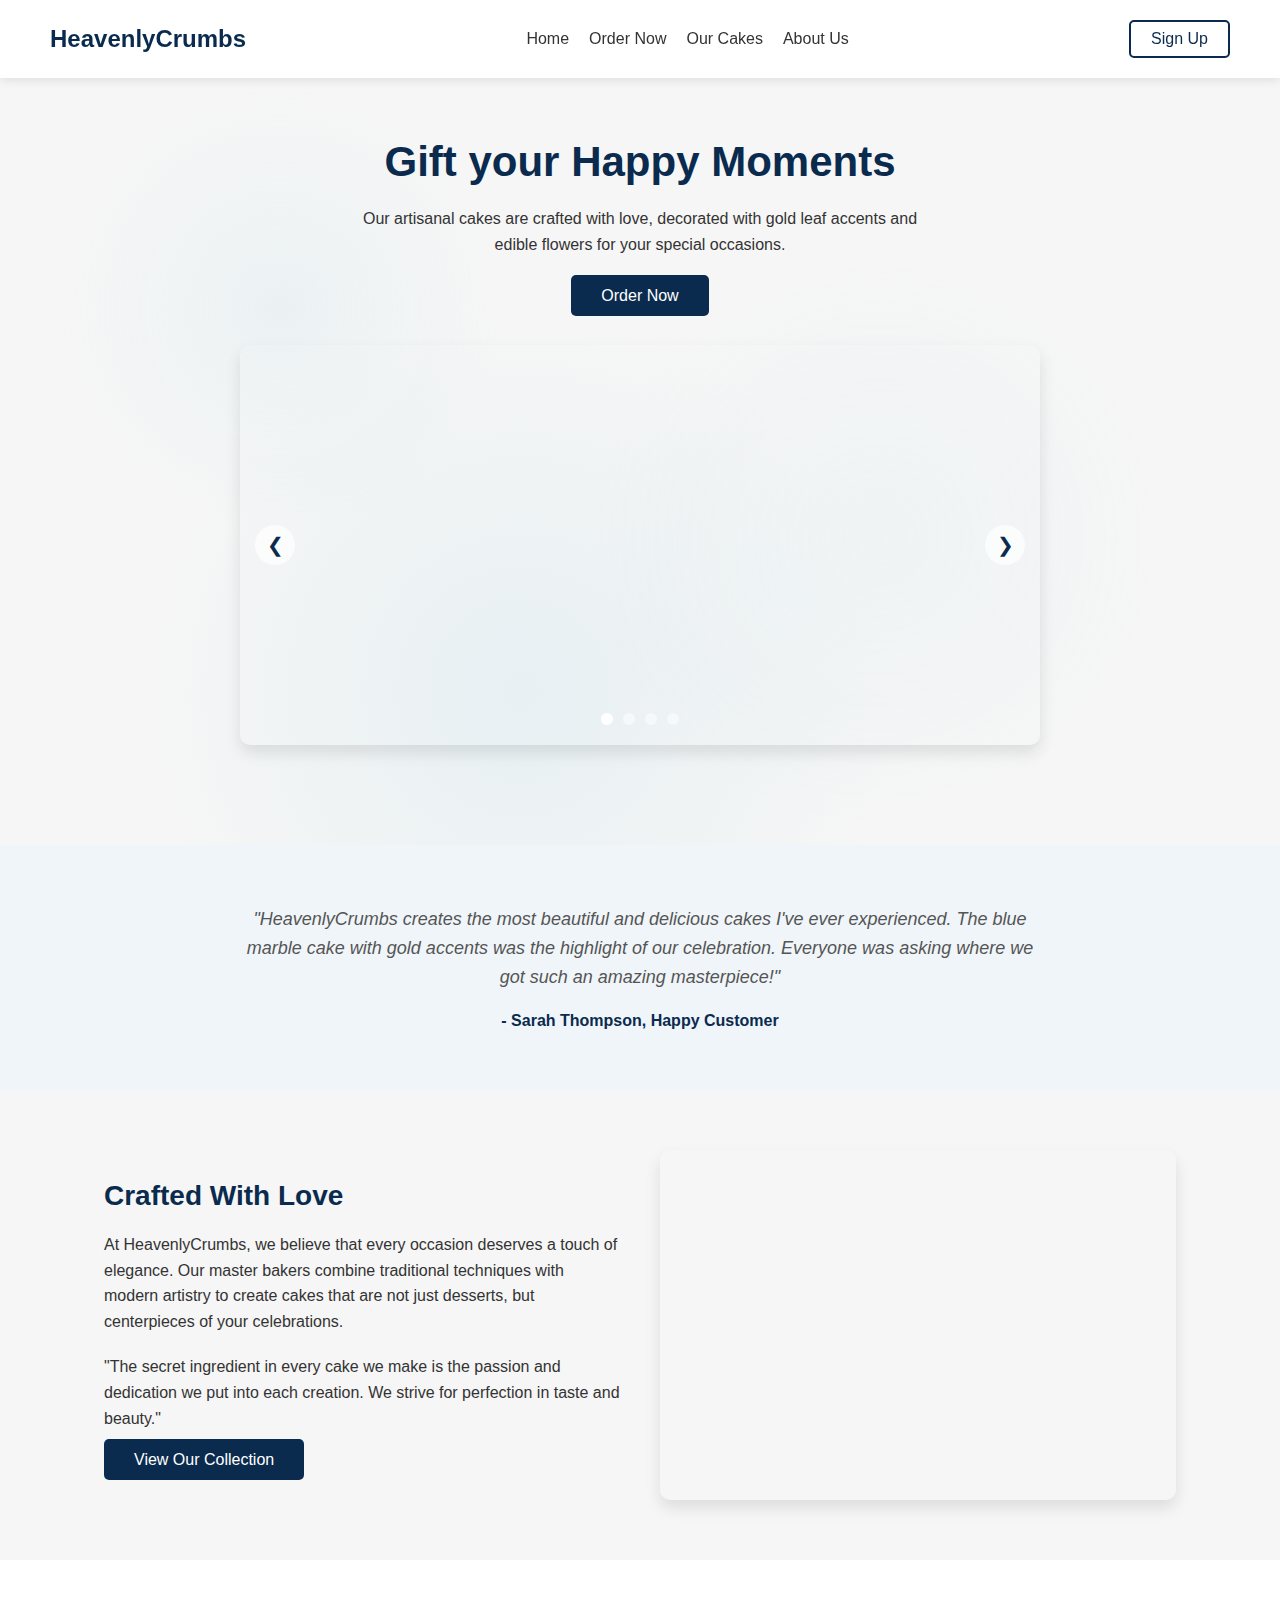
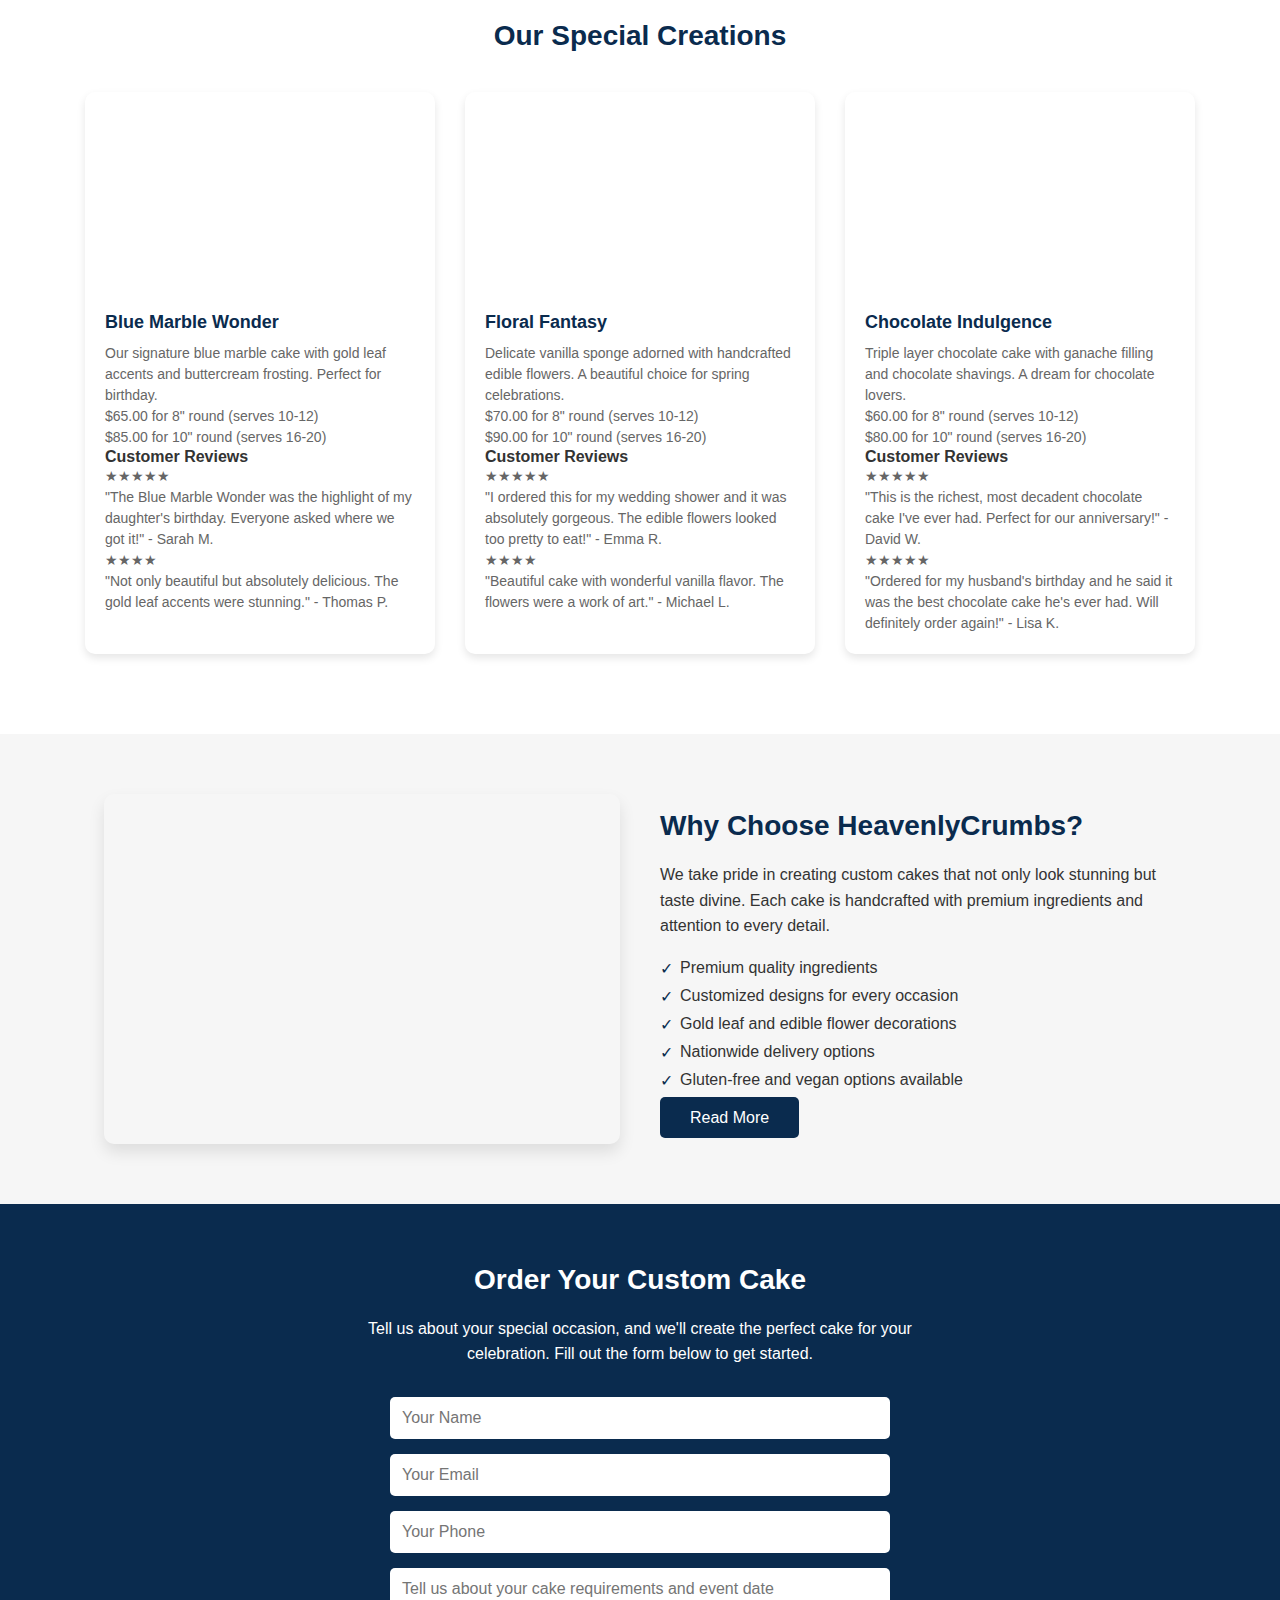
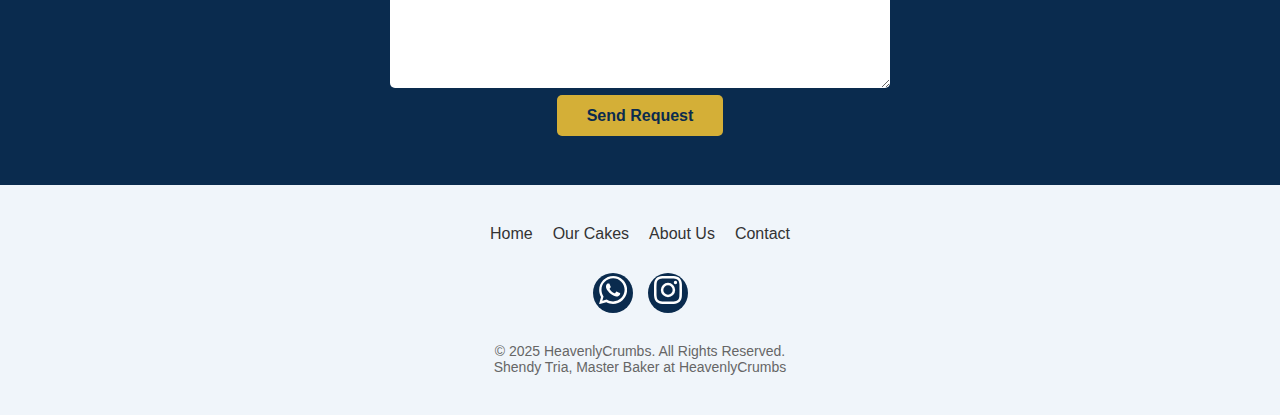
<file: index.html>
<!DOCTYPE html>
<html lang="en">

<head>
    <meta charset="UTF-8">
    <meta name="viewport" content="width=device-width, initial-scale=1.0">
    <title>HeavenlyCrumbs - Gift your Happy Moments</title>
    <style>
        /* Reset and base styles */
        * {
            margin: 0;
            padding: 0;
            box-sizing: border-box;
            font-family: 'Segoe UI', Tahoma, Geneva, Verdana, sans-serif;
        }

        body {
            background-color: #f6f6f6;
            color: #333;
        }

        /* 01 Navigation Right */
        header {
            display: flex;
            justify-content: space-between;
            align-items: center;
            padding: 20px 5%;
            background-color: white;
            box-shadow: 0 2px 10px rgba(0, 0, 0, 0.1);
            position: sticky;
            top: 0;
            z-index: 100;
            flex-wrap: wrap;
        }

        .logo {
            font-size: 24px;
            font-weight: bold;
            color: #0a2b4e;
            margin-bottom: 10px;
        }

        .nav-links {
            display: flex;
            gap: 20px;
            flex-wrap: wrap;
            margin-bottom: 10px;
        }

        .nav-links a {
            text-decoration: none;
            color: #333;
            transition: color 0.3s;
        }

        .nav-links a:hover {
            color: #0a2b4e;
        }

        .sign-up-btn {
            background-color: white;
            border: 2px solid #0a2b4e;
            color: #0a2b4e;
            padding: 8px 20px;
            border-radius: 5px;
            cursor: pointer;
            transition: all 0.3s;
        }

        .sign-up-btn:hover {
            background-color: #0a2b4e;
            color: white;
        }

        /* Mobile menu */
        .mobile-menu-btn {
            display: none;
            background: none;
            border: none;
            font-size: 24px;
            cursor: pointer;
            color: #0a2b4e;
        }

        /* Critical fix - add styles for the active mobile menu state */
        .nav-links {
            display: flex;
            gap: 20px;
            flex-wrap: wrap;
            margin-bottom: 10px;
        }

        /* This is the missing part that makes the mobile menu work */
        @media (max-width: 767px) {
            .nav-links {
                display: none;
                width: 100%;
                flex-direction: column;
                align-items: center;
                padding: 10px 0;
            }

            .nav-links.active {
                display: flex;
            }

            .mobile-menu-btn {
                display: block;
            }

            header {
                flex-direction: row;
                flex-wrap: wrap;
            }

            .logo {
                margin-right: auto;
            }
        }

        /* 02 Hero Center Image - Modified with Swipeable Images */
        .hero {
            text-align: center;
            padding: 60px 5%;
            max-width: 1200px;
            margin: 0 auto;
            position: relative;
        }

        .hero h1 {
            font-size: 36px;
            margin-bottom: 20px;
            color: #0a2b4e;
        }

        .hero p {
            max-width: 600px;
            margin: 0 auto 30px;
            line-height: 1.6;
        }

        .get-started-btn {
            background-color: #0a2b4e;
            color: white;
            border: none;
            padding: 12px 30px;
            font-size: 16px;
            border-radius: 5px;
            cursor: pointer;
            transition: background-color 0.3s;
        }

        .get-started-btn:hover {
            background-color: #083b6f;
        }

        /* Slider container */
        .slider-container {
            width: 100%;
            max-width: 800px;
            margin: 40px auto;
            position: relative;
            border-radius: 10px;
            overflow: hidden;
            box-shadow: 0 8px 16px rgba(0, 0, 0, 0.1);
        }

        /* Slides */
        .slides {
            display: flex;
            transition: transform 0.5s ease;
            height: 400px;
        }

        .slide {
            min-width: 100%;
            background-size: cover;
            background-position: center;
            height: 400px;
        }

        /* Navigation buttons */
        .slider-nav {
            position: absolute;
            bottom: 20px;
            left: 0;
            right: 0;
            display: flex;
            justify-content: center;
            gap: 10px;
        }

        .slider-nav-btn {
            width: 12px;
            height: 12px;
            border-radius: 50%;
            background-color: rgba(255, 255, 255, 0.5);
            cursor: pointer;
            border: none;
        }

        .slider-nav-btn.active {
            background-color: white;
        }

        /* Prev/Next arrows */
        .slider-arrow {
            position: absolute;
            top: 50%;
            transform: translateY(-50%);
            background: rgba(255, 255, 255, 0.7);
            color: #0a2b4e;
            width: 40px;
            height: 40px;
            display: flex;
            align-items: center;
            justify-content: center;
            border-radius: 50%;
            cursor: pointer;
            font-size: 20px;
            border: none;
            z-index: 10;
            transition: background 0.3s;
        }

        .slider-arrow:hover {
            background: rgba(255, 255, 255, 0.9);
        }

        .slider-arrow.prev {
            left: 15px;
        }

        .slider-arrow.next {
            right: 15px;
        }

        /* 03 Testimonial */
        .testimonial-section {
            background-color: #f0f5fa;
            padding: 60px 5%;
            text-align: center;
        }

        .testimonial {
            max-width: 800px;
            margin: 0 auto;
            font-style: italic;
            color: #555;
            font-size: 18px;
            line-height: 1.6;
        }

        .testimonial-author {
            margin-top: 20px;
            font-weight: bold;
            color: #0a2b4e;
        }

        /* 04 Feature Quote Left */
        .feature-quote {
            display: flex;
            align-items: center;
            max-width: 1200px;
            margin: 60px auto;
            padding: 0 5%;
            flex-wrap: wrap;
        }

        .quote-content {
            flex: 1;
            padding-right: 40px;
            min-width: 300px;
        }

        .quote-content h2 {
            font-size: 28px;
            color: #0a2b4e;
            margin-bottom: 20px;
        }

        .quote-content p {
            line-height: 1.6;
            margin-bottom: 20px;
        }

        .quote-image {
            flex: 1;
            height: 300px;
            min-width: 300px;
            background-image: url('/api/placeholder/600/350');
            background-size: cover;
            background-position: center;
            border-radius: 10px;
            box-shadow: 0 8px 16px rgba(0, 0, 0, 0.1);
            margin-top: 20px;
        }

        /* 05 Posts Tall */
        .posts-section {
            background-color: white;
            padding: 60px 5%;
        }

        .posts-section h2 {
            text-align: center;
            font-size: 28px;
            color: #0a2b4e;
            margin-bottom: 40px;
        }

        .posts-container {
            display: flex;
            gap: 30px;
            max-width: 1200px;
            margin: 0 auto;
            flex-wrap: wrap;
            justify-content: center;
        }

        .post-card {
            flex: 1;
            min-width: 280px;
            max-width: 350px;
            background-color: #fff;
            border-radius: 10px;
            overflow: hidden;
            box-shadow: 0 4px 8px rgba(0, 0, 0, 0.1);
            transition: transform 0.3s;
            margin-bottom: 20px;
        }

        .post-card:hover {
            transform: translateY(-5px);
        }

        .post-image {
            height: 200px;
            background-size: cover;
            background-position: center;
        }

        .post-content {
            padding: 20px;
        }

        .post-content h3 {
            font-size: 18px;
            margin-bottom: 10px;
            color: #0a2b4e;
        }

        .post-content p {
            font-size: 14px;
            line-height: 1.5;
            color: #666;
        }

        /* See More Button */
        .see-more-btn {
            background-color: transparent;
            border: 2px solid #0a2b4e;
            color: #0a2b4e;
            padding: 5px 12px;
            font-size: 10px;
            border-radius: 5px;
            cursor: pointer;
            transition: all 0.3s;
            font-weight: 500;
        }

        .see-more-btn:hover {
            background-color: #0a2b4e;
            color: white;
        }

        /* 06 Feature Split Right */
        .feature-split {
            display: flex;
            align-items: center;
            max-width: 1200px;
            margin: 60px auto;
            padding: 0 5%;
            flex-wrap: wrap;
            flex-direction: row-reverse;
        }

        .split-image {
            flex: 1;
            height: 300px;
            min-width: 300px;
            background-image: url('/api/placeholder/600/350');
            background-size: cover;
            background-position: center;
            border-radius: 10px;
            box-shadow: 0 8px 16px rgba(0, 0, 0, 0.1);
            margin-top: 20px;
        }

        .split-content {
            flex: 1;
            padding-left: 40px;
            min-width: 300px;
        }

        .split-content h2 {
            font-size: 28px;
            color: #0a2b4e;
            margin-bottom: 20px;
        }

        .split-content p {
            line-height: 1.6;
            margin-bottom: 20px;
        }

        .split-content ul {
            list-style: none;
            margin-bottom: 20px;
        }

        .split-content li {
            margin-bottom: 10px;
            padding-left: 20px;
            position: relative;
        }

        .split-content li:before {
            content: "✓";
            color: #0a2b4e;
            position: absolute;
            left: 0;
        }

        /* 07 CTA Form */
        .cta-section {
            background-color: #0a2b4e;
            color: white;
            padding: 60px 5%;
            text-align: center;
        }

        .cta-section h2 {
            font-size: 28px;
            margin-bottom: 20px;
        }

        .cta-section p {
            max-width: 600px;
            margin: 0 auto 30px;
            line-height: 1.6;
        }

        .cta-form {
            max-width: 500px;
            margin: 0 auto;
            width: 100%;
        }

        .form-group {
            margin-bottom: 15px;
        }

        .form-group input,
        .form-group textarea {
            width: 100%;
            padding: 12px;
            border: none;
            border-radius: 5px;
            font-size: 16px;
        }

        .form-group textarea {
            height: 120px;
            resize: vertical;
        }

        .submit-btn {
            background-color: #d4af37;
            color: #0a2b4e;
            border: none;
            padding: 12px 30px;
            font-size: 16px;
            border-radius: 5px;
            cursor: pointer;
            transition: background-color 0.3s;
            font-weight: bold;
        }

        .submit-btn:hover {
            background-color: #e5c04e;
        }

        /* 08 Footer Center */
        footer {
            text-align: center;
            padding: 40px 5%;
            background-color: #f0f5fa;
        }

        .footer-links {
            display: flex;
            justify-content: center;
            gap: 20px;
            margin-bottom: 20px;
            flex-wrap: wrap;
        }

        .footer-links a {
            text-decoration: none;
            color: #333;
            transition: color 0.3s;
            margin-bottom: 10px;
        }

        .footer-links a:hover {
            color: #0a2b4e;
        }

        .social-icons {
            display: flex;
            justify-content: center;
            gap: 15px;
            margin-bottom: 20px;
            flex-wrap: wrap;
        }

        .social-icon {
            width: 40px;
            height: 40px;
            background-color: #0a2b4e;
            border-radius: 50%;
            display: flex;
            align-items: center;
            justify-content: center;
            color: white;
            font-size: 20px;
            cursor: pointer;
            transition: background-color 0.3s;
            margin-bottom: 10px;
        }

        .social-icon:hover {
            background-color: #083b6f;
        }

        .copyright {
            color: #666;
            font-size: 14px;
        }

        /* Decorative elements */
        .gold-accent {
            position: absolute;
            background-color: #d4af37;
            opacity: 0.6;
            display: none;
        }

        .gold-line-1 {
            width: 3px;
            height: 100px;
            top: 200px;
            right: 200px;
        }

        .gold-line-2 {
            width: 150px;
            height: 2px;
            bottom: 150px;
            left: 200px;
        }

        /* Marbled background effect */
        .marble-bg {
            position: absolute;
            top: 0;
            left: 0;
            width: 100%;
            height: 100%;
            background:
                radial-gradient(circle at 20% 30%, rgba(173, 216, 230, 0.15) 0%, transparent 20%),
                radial-gradient(circle at 70% 60%, rgba(173, 216, 230, 0.1) 0%, transparent 30%),
                radial-gradient(circle at 40% 80%, rgba(173, 216, 230, 0.2) 0%, transparent 40%);
            z-index: -2;
        }

        /* Media Queries for Responsiveness */
        @media (min-width: 768px) {
            .gold-accent {
                display: block;
            }

            header {
                padding: 20px 50px;
                flex-wrap: nowrap;
            }

            .logo,
            .nav-links {
                margin-bottom: 0;
            }

            .quote-image,
            .split-image {
                height: 350px;
            }

            .hero h1 {
                font-size: 42px;
            }

            .quote-content,
            .split-content {
                min-width: 0;
            }

            .feature-quote,
            .feature-split {
                flex-wrap: nowrap;
            }

            .quote-image,
            .split-image {
                margin-top: 0;
            }
        }

        @media (max-width: 767px) {
            header {
                justify-content: center;
                text-align: center;
            }

            .nav-links {
                justify-content: center;
            }

            .quote-content {
                padding-right: 0;
                margin-bottom: 20px;
            }

            .split-content {
                padding-left: 0;
                margin-bottom: 20px;
                order: 2;
            }

            .split-image {
                order: 1;
            }

            .feature-split {
                flex-direction: column;
            }

            .slider-container {
                height: 300px;
            }

            .slide {
                height: 300px;
            }
        }

        @media (max-width: 480px) {
            .hero h1 {
                font-size: 28px;
            }

            .hero p,
            .testimonial,
            .quote-content p,
            .split-content p {
                font-size: 16px;
            }

            .get-started-btn,
            .submit-btn {
                padding: 10px 20px;
                font-size: 14px;
            }

            .cta-section h2,
            .posts-section h2,
            .quote-content h2,
            .split-content h2 {
                font-size: 24px;
            }

            .quote-image,
            .split-image {
                height: 250px;
            }

            .slider-container {
                height: 250px;
            }

            .slide {
                height: 250px;
            }
        }
    </style>
</head>

<body>
    <!-- 01 Navigation Right -->
    <header>
        <div class="logo">HeavenlyCrumbs</div>
        <div class="nav-links">
            <a href="index.html">Home</a>
            <a href="#order-form">Order Now</a>
            <a href="pages/our-cakes.html">Our Cakes</a>
            <a href="pages/about.us.html">About Us</a>
        </div>
        <a href="pages/signup.html" class="sign-up-btn" style="text-decoration: none;">Sign Up</a>
        <button class="mobile-menu-btn" id="mobileMenuBtn">☰</button>
    </header>

    <!-- 02 Hero Center Image -->
    <section class="hero">
        <div class="marble-bg"></div>

        <h1>Gift your Happy Moments</h1>
        <p>Our artisanal cakes are crafted with love, decorated with gold leaf accents and edible flowers for your
            special occasions.</p>
        <a href="#order-form" class="get-started-btn" style="text-decoration: none;">Order Now</a>

        <!-- Swipeable Image Slider -->
        <div class="slider-container">
            <div class="slides" id="slides">
                <div class="slide"
                    style="background-image: url('https://i.pinimg.com/736x/8d/e4/b4/8de4b4fb543ebf1bfb826d648b62ab89.jpg');">
                    <!-- Placeholder for Wedding Celebration Image -->
                </div>
                <div class="slide"
                    style="background-image: url('https://i.pinimg.com/736x/d9/0f/17/d90f176d110b6a19ff38044b817d7eca.jpg');">
                    <!-- Placeholder for Birthday Party Image -->
                </div>
                <div class="slide"
                    style="background-image: url('https://i.pinimg.com/736x/64/5d/90/645d90a67d79b3c01ab0ebaa6cd23ef3.jpg');">
                    <!-- Placeholder for Anniversary Celebration Image -->
                </div>
                <div class="slide"
                    style="background-image: url('https://i.pinimg.com/736x/74/d5/8f/74d58ff1f6e41d984bf5812968743c69.jpg');">
                    <!-- Placeholder for Graduation Party Image -->
                </div>
            </div>

            <!-- Navigation Dots -->
            <div class="slider-nav" id="sliderNav"></div>

            <!-- Navigation Arrows -->
            <button class="slider-arrow prev" id="prevBtn">&#10094;</button>
            <button class="slider-arrow next" id="nextBtn">&#10095;</button>
        </div>
    </section>

    <!-- 03 Testimonial -->
    <section class="testimonial-section">
        <div class="testimonial">
            "HeavenlyCrumbs creates the most beautiful and delicious cakes I've ever experienced. The blue marble cake
            with gold accents was the highlight of our celebration. Everyone was asking where we got such an amazing
            masterpiece!"
        </div>
        <div class="testimonial-author">- Sarah Thompson, Happy Customer</div>
    </section>

    <!-- 04 Feature Quote Left -->
    <section class="feature-quote">
        <div class="quote-content">
            <h2>Crafted With Love</h2>
            <p>At HeavenlyCrumbs, we believe that every occasion deserves a touch of elegance. Our master bakers combine
                traditional techniques with modern artistry to create cakes that are not just desserts, but centerpieces
                of your celebrations.</p>
            <p>"The secret ingredient in every cake we make is the passion and dedication we put into each creation. We
                strive for perfection in taste and beauty."</p>
            <a href="pages/our-cakes.html" class="get-started-btn" style="text-decoration: none;">View Our
                Collection</a>
        </div>
        <div class="quote-image"
            style="background-image: url('https://t3.ftcdn.net/jpg/02/71/45/02/360_F_271450283_DPd0M7EiSvJXtPFkgMM8YOy8Fx4ibuae.jpg');">
        </div>
    </section>

    <!-- 05 Posts Tall -->
    <section class="posts-section">
        <h2>Our Special Creations</h2>
        <div class="posts-container">
            <div class="post-card">
                <div class="post-image"
                    style="background-image: url('https://i.pinimg.com/736x/68/e3/7b/68e37bc58c2b01f00707d5382dbbd9df.jpg');">
                </div>
                <div class="post-content">
                    <h3>Blue Marble Wonder</h3>
                    <p>Our signature blue marble cake with gold leaf accents and buttercream frosting. Perfect for
                        birthday.</p>
                    <div class="price-info">
                        <p>$65.00 for 8" round (serves 10-12)</p>
                        <p>$85.00 for 10" round (serves 16-20)</p>
                    </div>
                    <div class="reviews">
                        <h4>Customer Reviews</h4>
                        <div class="review">
                            <p class="stars">★★★★★</p>
                            <p>"The Blue Marble Wonder was the highlight of my daughter's birthday. Everyone asked where
                                we got it!" - Sarah M.</p>
                        </div>
                        <div class="review">
                            <p class="stars">★★★★</p>
                            <p>"Not only beautiful but absolutely delicious. The gold leaf accents were stunning." -
                                Thomas P.</p>
                        </div>
                    </div>
                </div>
            </div>
            <div class="post-card">
                <div class="post-image"
                    style="background-image: url('https://i.pinimg.com/736x/47/bf/41/47bf41ce330392b781b6aa7280396bbc.jpg');">
                </div>
                <div class="post-content">
                    <h3>Floral Fantasy</h3>
                    <p>Delicate vanilla sponge adorned with handcrafted edible flowers. A beautiful choice for spring
                        celebrations.</p>
                    <div class="cake-details">
                        <div class="price-info">
                            <p>$70.00 for 8" round (serves 10-12)</p>
                            <p>$90.00 for 10" round (serves 16-20)</p>
                        </div>
                        <div class="reviews">
                            <h4>Customer Reviews</h4>
                            <div class="review">
                                <p class="stars">★★★★★</p>
                                <p>"I ordered this for my wedding shower and it was absolutely gorgeous. The edible
                                    flowers looked too pretty to eat!" - Emma R.</p>
                            </div>
                            <div class="review">
                                <p class="stars">★★★★</p>
                                <p>"Beautiful cake with wonderful vanilla flavor. The flowers were a work of art." -
                                    Michael L.</p>
                            </div>
                        </div>
                    </div>
                </div>
            </div>
            <div class="post-card">
                <div class="post-image"
                    style="background-image: url('https://i.pinimg.com/736x/34/69/9d/34699dfc3334fd8a7154bede7abc05b5.jpg');">
                </div>
                <div class="post-content">
                    <h3>Chocolate Indulgence</h3>
                    <p>Triple layer chocolate cake with ganache filling and chocolate shavings. A dream for chocolate
                        lovers.</p>
                    <div class="cake-details">
                        <div class="price-info">
                            <p>$60.00 for 8" round (serves 10-12)</p>
                            <p>$80.00 for 10" round (serves 16-20)</p>
                        </div>
                        <div class="reviews">
                            <h4>Customer Reviews</h4>
                            <div class="review">
                                <p class="stars">★★★★★</p>
                                <p>"This is the richest, most decadent chocolate cake I've ever had. Perfect for our
                                    anniversary!" - David W.</p>
                            </div>
                            <div class="review">
                                <p class="stars">★★★★★</p>
                                <p>"Ordered for my husband's birthday and he said it was the best chocolate cake he's
                                    ever had. Will definitely order again!" - Lisa K.</p>
                            </div>
                        </div>
                    </div>
                </div>
            </div>
        </div>
    </section>

    <!-- 06 Feature Split Right -->
    <section class="feature-split">
        <div class="split-content">
            <h2>Why Choose HeavenlyCrumbs?</h2>
            <p>We take pride in creating custom cakes that not only look stunning but taste divine. Each cake is
                handcrafted with premium ingredients and attention to every detail.</p>
            <ul>
                <li>Premium quality ingredients</li>
                <li>Customized designs for every occasion</li>
                <li>Gold leaf and edible flower decorations</li>
                <li>Nationwide delivery options</li>
                <li>Gluten-free and vegan options available</li>
            </ul>
            <a href="pages/about.us.html" class="get-started-btn" style="text-decoration: none;">Read More</a>
        </div>
        <div class="quote-image w-full md:w-1/2 min-h-[300px] bg-cover bg-center rounded-lg shadow-lg"
            style="background-image: url('https://i.pinimg.com/736x/ce/3a/12/ce3a12067bcef74f8ad2723ed31907b4.jpg');">
        </div>
    </section>

    <!-- 07 CTA Form -->
    <section id="order-form" class="cta-section">
        <h2>Order Your Custom Cake</h2>
        <p>Tell us about your special occasion, and we'll create the perfect cake for your celebration. Fill out the
            form below to get started.</p>
        <form class="cta-form">
            <div class="form-group">
                <input type="text" placeholder="Your Name">
            </div>
            <div class="form-group">
                <input type="email" placeholder="Your Email">
            </div>
            <div class="form-group">
                <input type="tel" placeholder="Your Phone">
            </div>
            <div class="form-group">
                <textarea placeholder="Tell us about your cake requirements and event date"></textarea>
            </div>
            <a href="pages/signup.html" class="submit-btn" style="text-decoration: none;">Send Request</a>
        </form>
    </section>

    <!-- 08 Footer Center -->
    <footer>
        <div class="footer-links">
            <a href="index.html">Home</a>
            <a href="pages/our-cakes.html">Our Cakes</a>
            <a href="pages/about.us.html">About Us</a>
            <a href="#order-form">Contact</a>
        </div>
        <div class="social-icons">
            <div class="social-icon whatsapp">
                <a href="https://wa.me/6282213280162" target="_blank">
                    <svg xmlns="http://www.w3.org/2000/svg" width="28" height="28" viewBox="0 0 24 24" fill="white">
                        <path
                            d="M17.498 14.382c-.301-.15-1.767-.867-2.04-.966-.273-.101-.473-.15-.673.15-.197.295-.771.964-.944 1.162-.175.195-.349.21-.646.075-.3-.15-1.263-.465-2.403-1.485-.888-.795-1.484-1.77-1.66-2.07-.174-.3-.019-.465.13-.615.136-.135.301-.345.451-.523.146-.181.194-.301.297-.496.1-.21.049-.375-.025-.524-.075-.15-.672-1.62-.922-2.206-.24-.584-.487-.51-.672-.51-.172-.015-.371-.015-.571-.015-.2 0-.523.074-.797.359-.273.3-1.045 1.02-1.045 2.475s1.07 2.865 1.219 3.075c.149.195 2.105 3.195 5.1 4.485.714.3 1.27.48 1.704.629.714.227 1.365.195 1.88.121.574-.091 1.767-.721 2.016-1.426.255-.705.255-1.29.18-1.425-.074-.135-.27-.21-.57-.345m-5.446 7.443h-.016c-1.77 0-3.524-.48-5.055-1.38l-.36-.214-3.75.975 1.005-3.645-.239-.375c-.99-1.576-1.516-3.391-1.516-5.26 0-5.445 4.436-9.884 9.939-9.884 2.64 0 5.122 1.03 6.988 2.898 1.866 1.869 2.893 4.352 2.893 6.994-.003 5.448-4.437 9.891-9.885 9.891m8.413-18.297C18.306 1.368 15.429.01 12.238 0 5.555 0 .15 5.397.146 12.086c0 2.1.547 4.15 1.579 5.955l-1.675 6.119 6.28-1.646c1.737.948 3.693 1.447 5.686 1.447h.005c6.682 0 12.088-5.397 12.093-12.085 0-3.205-1.248-6.219-3.514-8.484" />
                    </svg>
                </a>
            </div>
            <div class="social-icon instagram">
                <a href="https://www.instagram.com/shendytriaa" target="_blank">
                    <svg xmlns="http://www.w3.org/2000/svg" width="28" height="28" viewBox="0 0 24 24" fill="white">
                        <path
                            d="M12 2.163c3.204 0 3.584.012 4.85.07 3.252.148 4.771 1.691 4.919 4.919.058 1.265.069 1.645.069 4.849 0 3.205-.012 3.584-.069 4.849-.149 3.225-1.664 4.771-4.919 4.919-1.266.058-1.644.07-4.85.07-3.204 0-3.584-.012-4.849-.07-3.26-.149-4.771-1.699-4.919-4.92-.058-1.265-.07-1.644-.07-4.849 0-3.204.013-3.583.07-4.849.149-3.227 1.664-4.771 4.919-4.919 1.266-.057 1.645-.069 4.849-.069zM12 0C8.741 0 8.333.014 7.053.072 2.695.272.273 2.69.073 7.052.014 8.333 0 8.741 0 12c0 3.259.014 3.668.072 4.948.2 4.358 2.618 6.78 6.98 6.98C8.333 23.986 8.741 24 12 24c3.259 0 3.668-.014 4.948-.072 4.354-.2 6.782-2.618 6.979-6.98.059-1.28.073-1.689.073-4.948 0-3.259-.014-3.667-.072-4.947-.196-4.354-2.617-6.78-6.979-6.98C15.668.014 15.259 0 12 0zm0 5.838a6.162 6.162 0 100 12.324 6.162 6.162 0 000-12.324zM12 16a4 4 0 110-8 4 4 0 010 8zm6.406-11.845a1.44 1.44 0 100 2.881 1.44 1.44 0 000-2.881z" />
                    </svg>
                </a>
            </div>
        </div>
        <div class="copyright">
            <p>© 2025 HeavenlyCrumbs. All Rights Reserved.</p>
            <p>Shendy Tria, Master Baker at HeavenlyCrumbs</p>
        </div>
    </footer>

    <script>
        document.addEventListener('DOMContentLoaded', function () {
            // Hero Image Slider
            const slides = document.querySelector('#slides');
            const slideElements = document.querySelectorAll('.slide');
            const slidesCount = slideElements.length;
            let currentSlide = 0;
            let slideWidth = document.querySelector('.slider-container').clientWidth;
            let autoSlideInterval;

            // Create navigation dots
            const sliderNav = document.getElementById('sliderNav');
            for (let i = 0; i < slidesCount; i++) {
                const dot = document.createElement('button');
                dot.classList.add('slider-nav-btn');
                if (i === 0) dot.classList.add('active');
                dot.addEventListener('click', () => {
                    goToSlide(i);
                });
                sliderNav.appendChild(dot);
            }

            // Happy moments images - using placeholders for demo
            const happyMoments = [
                { url: 'https://i.pinimg.com/736x/8d/e4/b4/8de4b4fb543ebf1bfb826d648b62ab89.jpg', alt: 'Wedding Celebration' },
                { url: 'https://i.pinimg.com/736x/d9/0f/17/d90f176d110b6a19ff38044b817d7eca.jpg', alt: 'Birthday Party' },
                { url: 'https://i.pinimg.com/736x/64/5d/90/645d90a67d79b3c01ab0ebaa6cd23ef3.jpg', alt: 'Anniversary Celebration' },
                { url: 'https://i.pinimg.com/736x/74/d5/8f/74d58ff1f6e41d984bf5812968743c69.jpg', alt: 'Graduation Party' }
            ];

            // Set images
            slideElements.forEach((slide, index) => {
                if (happyMoments[index]) {
                    slide.style.backgroundImage = `url(${happyMoments[index].url})`;
                    slide.setAttribute('aria-label', happyMoments[index].alt);
                }
            });

            // Next and previous buttons
            const nextBtn = document.getElementById('nextBtn');
            const prevBtn = document.getElementById('prevBtn');

            nextBtn.addEventListener('click', () => {
                goToSlide((currentSlide + 1) % slidesCount);
                resetAutoSlide();
            });

            prevBtn.addEventListener('click', () => {
                goToSlide((currentSlide - 1 + slidesCount) % slidesCount);
                resetAutoSlide();
            });

            // Add touch/swipe functionality
            let touchStartX = 0;
            let touchEndX = 0;

            const sliderContainer = document.querySelector('.slider-container');

            sliderContainer.addEventListener('touchstart', (e) => {
                touchStartX = e.changedTouches[0].screenX;
            });

            sliderContainer.addEventListener('touchend', (e) => {
                touchEndX = e.changedTouches[0].screenX;
                handleSwipe();
                resetAutoSlide();
            });

            function handleSwipe() {
                if (touchStartX - touchEndX > 50) {
                    // Swipe left - next slide
                    goToSlide((currentSlide + 1) % slidesCount);
                } else if (touchEndX - touchStartX > 50) {
                    // Swipe right - previous slide
                    goToSlide((currentSlide - 1 + slidesCount) % slidesCount);
                }
            }

            // Function to go to a specific slide
            function goToSlide(slideIndex) {
                // Update slide position
                slides.style.transform = `translateX(-${slideIndex * 100}%)`;

                // Update active dot
                const dots = document.querySelectorAll('.slider-nav-btn');
                dots.forEach((dot, index) => {
                    dot.classList.toggle('active', index === slideIndex);
                });

                currentSlide = slideIndex;
            }

            // Auto slide
            function startAutoSlide() {
                autoSlideInterval = setInterval(() => {
                    goToSlide((currentSlide + 1) % slidesCount);
                }, 5000); // Change slide every 5 seconds
            }

            function resetAutoSlide() {
                clearInterval(autoSlideInterval);
                startAutoSlide();
            }

            // Update slide width on window resize
            window.addEventListener('resize', () => {
                slideWidth = document.querySelector('.slider-container').clientWidth;
                goToSlide(currentSlide);
            });

            // Start auto sliding
            startAutoSlide();

            // Mobile menu toggle
            const mobileMenuBtn = document.getElementById('mobileMenuBtn');
            const navLinks = document.querySelector('.nav-links');

            if (mobileMenuBtn) {
                mobileMenuBtn.addEventListener('click', function () {
                    navLinks.classList.toggle('active');
                });
            }

            // Responsive adjustments
            function handleResize() {
                if (window.innerWidth <= 767) {
                    if (mobileMenuBtn) mobileMenuBtn.style.display = 'block';
                    if (navLinks) navLinks.classList.remove('active');
                } else {
                    if (mobileMenuBtn) mobileMenuBtn.style.display = 'none';
                    if (navLinks) navLinks.style.display = 'flex';
                }
            }

            // Initial call and window resize event
            handleResize();
            window.addEventListener('resize', handleResize);
        });
    </script>
</body>

</html>
</file>
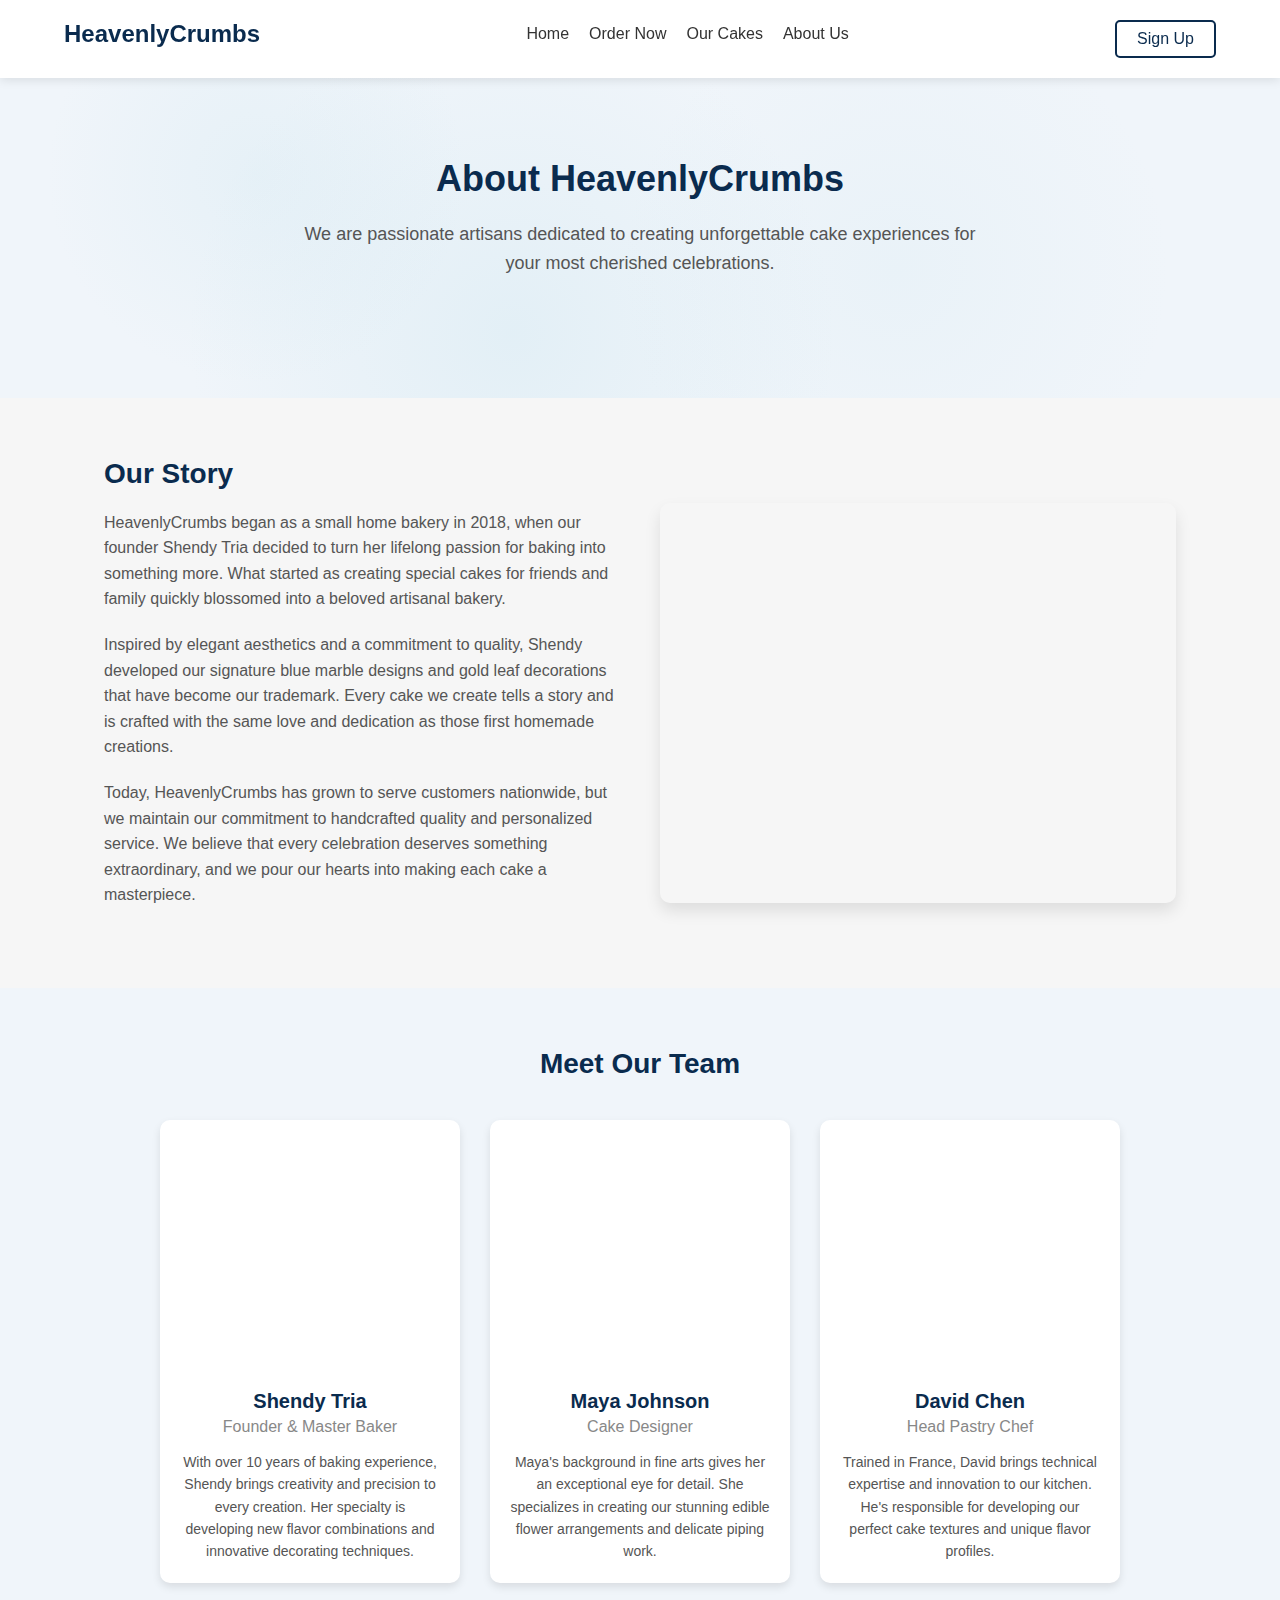
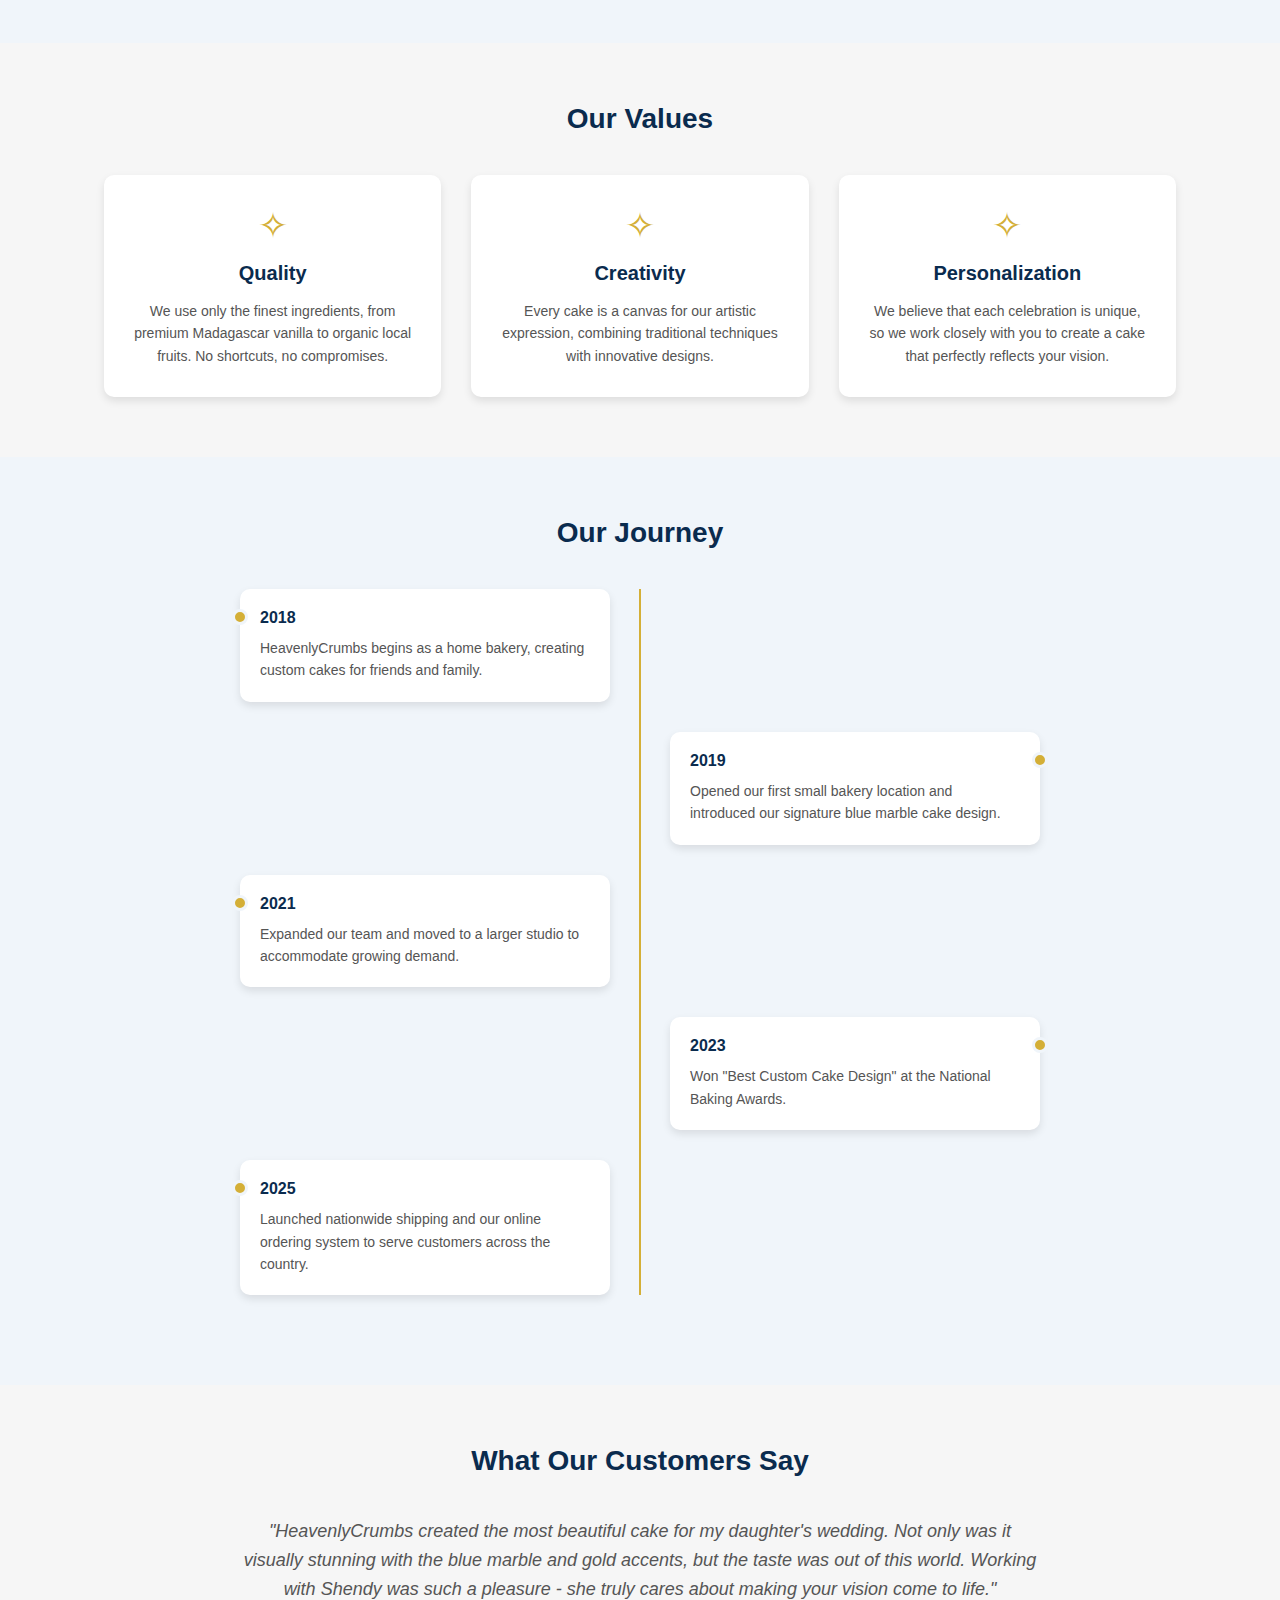
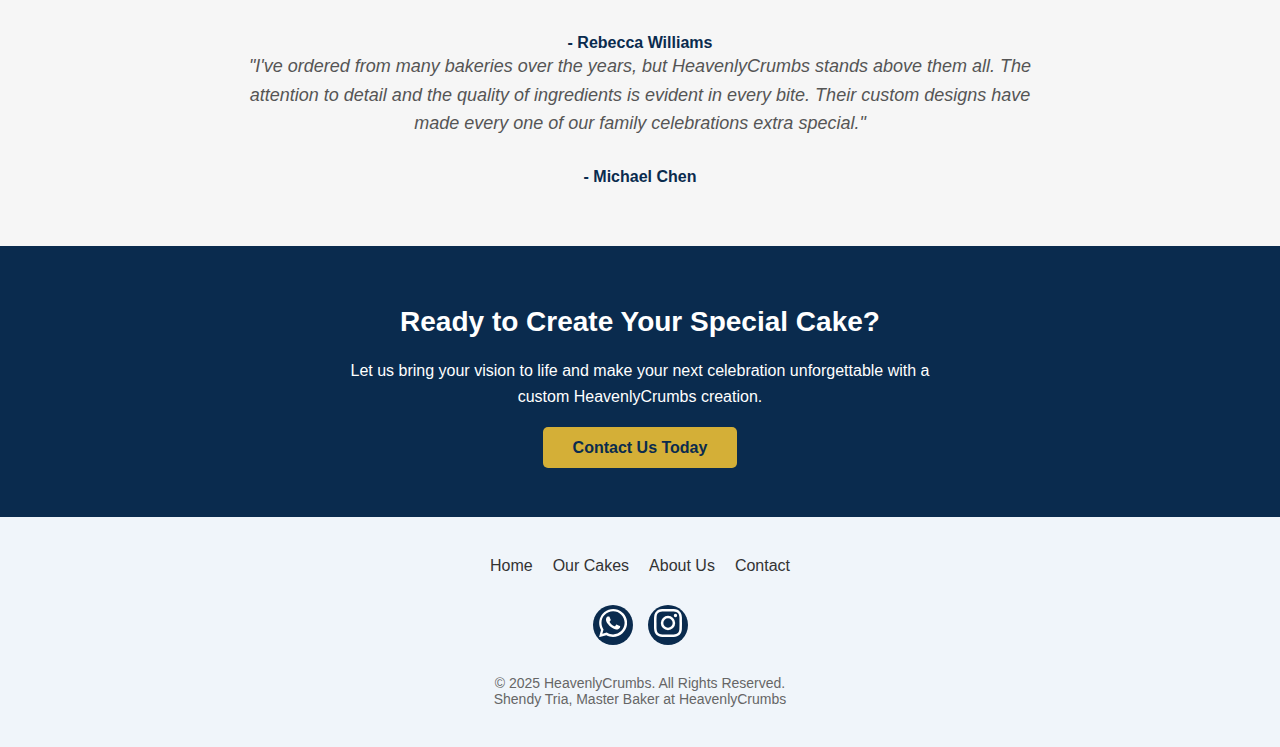
<file: pages/about.us.html>
<!DOCTYPE html>
<html lang="en">

<head>
    <meta charset="UTF-8">
    <meta name="viewport" content="width=device-width, initial-scale=1.0">
    <title>About Us - HeavenlyCrumbs</title>
    <style>
        /* Reset and base styles */
        * {
            margin: 0;
            padding: 0;
            box-sizing: border-box;
            font-family: 'Segoe UI', Tahoma, Geneva, Verdana, sans-serif;
        }

        body {
            background-color: #f6f6f6;
            color: #333;
        }

        /* Navigation */
        header {
            display: flex;
            justify-content: space-between;
            align-items: center;
            padding: 20px 5%;
            background-color: white;
            box-shadow: 0 2px 10px rgba(0, 0, 0, 0.1);
            position: sticky;
            top: 0;
            z-index: 100;
            flex-wrap: wrap;
        }

        .logo {
            font-size: 24px;
            font-weight: bold;
            color: #0a2b4e;
            margin-bottom: 10px;
        }

        .nav-links {
            display: flex;
            gap: 20px;
            flex-wrap: wrap;
            margin-bottom: 10px;
        }

        .nav-links a {
            text-decoration: none;
            color: #333;
            transition: color 0.3s;
        }

        .nav-links a:hover {
            color: #0a2b4e;
        }

        .sign-up-btn {
            background-color: white;
            border: 2px solid #0a2b4e;
            color: #0a2b4e;
            padding: 8px 20px;
            border-radius: 5px;
            cursor: pointer;
            transition: all 0.3s;
        }

        .sign-up-btn:hover {
            background-color: #0a2b4e;
            color: white;
        }

        /* Mobile menu */
        .mobile-menu-btn {
            display: none;
            background: none;
            border: none;
            font-size: 24px;
            cursor: pointer;
            color: #0a2b4e;
        }

        /* Critical fix - add styles for the active mobile menu state */
        .nav-links {
            display: flex;
            gap: 20px;
            flex-wrap: wrap;
            margin-bottom: 10px;
        }

        /* This is the missing part that makes the mobile menu work */
        @media (max-width: 767px) {
            .nav-links {
                display: none;
                width: 100%;
                flex-direction: column;
                align-items: center;
                padding: 10px 0;
            }

            .nav-links.active {
                display: flex;
            }

            .mobile-menu-btn {
                display: block;
            }

            header {
                flex-direction: row;
                flex-wrap: wrap;
            }

            .logo {
                margin-right: auto;
            }
        }

        /* Hero Section */
        .about-hero {
            position: relative;
            text-align: center;
            padding: 80px 5%;
            background-color: #f0f5fa;
            overflow: hidden;
        }

        .about-hero h1 {
            font-size: 36px;
            margin-bottom: 20px;
            color: #0a2b4e;
            position: relative;
            z-index: 2;
        }

        .about-hero .subtitle {
            max-width: 700px;
            margin: 0 auto 40px;
            font-size: 18px;
            line-height: 1.6;
            color: #555;
            position: relative;
            z-index: 2;
        }

        .marble-bg {
            position: absolute;
            top: 0;
            left: 0;
            width: 100%;
            height: 100%;
            background:
                radial-gradient(circle at 20% 30%, rgba(173, 216, 230, 0.15) 0%, transparent 20%),
                radial-gradient(circle at 70% 60%, rgba(173, 216, 230, 0.1) 0%, transparent 30%),
                radial-gradient(circle at 40% 80%, rgba(173, 216, 230, 0.2) 0%, transparent 40%);
            z-index: 1;
        }

        /* Our Story Section */
        .our-story {
            display: flex;
            align-items: center;
            max-width: 1200px;
            margin: 60px auto;
            padding: 0 5%;
            flex-wrap: wrap;
        }

        .story-content {
            flex: 1;
            padding-right: 40px;
            min-width: 300px;
        }

        .story-content h2 {
            font-size: 28px;
            color: #0a2b4e;
            margin-bottom: 20px;
        }

        .story-content p {
            line-height: 1.6;
            margin-bottom: 20px;
            color: #555;
        }

        .story-image {
            flex: 1;
            height: 400px;
            min-width: 300px;
            background-image: url('https://i.pinimg.com/736x/97/86/60/9786605c44ee6173d315c5974a054fa1.jpg');
            background-size: cover;
            background-position: center;
            border-radius: 10px;
            box-shadow: 0 8px 16px rgba(0, 0, 0, 0.1);
            margin-top: 20px;
        }

        /* Team Section */
        .team-section {
            background-color: #f0f5fa;
            padding: 60px 5%;
            text-align: center;
        }

        .team-section h2 {
            font-size: 28px;
            color: #0a2b4e;
            margin-bottom: 40px;
        }

        .team-container {
            display: flex;
            flex-wrap: wrap;
            gap: 30px;
            justify-content: center;
            max-width: 1200px;
            margin: 0 auto;
        }

        .team-member {
            flex: 1;
            min-width: 250px;
            max-width: 300px;
            background-color: white;
            border-radius: 10px;
            overflow: hidden;
            box-shadow: 0 4px 8px rgba(0, 0, 0, 0.1);
            transition: transform 0.3s;
        }

        .team-member:hover {
            transform: translateY(-5px);
        }

        .member-image {
            height: 250px;
            background-size: cover;
            background-position: center;
        }

        .member-info {
            padding: 20px;
        }

        .member-info h3 {
            font-size: 20px;
            margin-bottom: 5px;
            color: #0a2b4e;
        }

        .member-info h4 {
            font-size: 16px;
            color: #888;
            margin-bottom: 15px;
            font-weight: normal;
        }

        .member-info p {
            font-size: 14px;
            line-height: 1.6;
            color: #555;
        }

        /* Values Section */
        .values-section {
            padding: 60px 5%;
            max-width: 1200px;
            margin: 0 auto;
        }

        .values-section h2 {
            font-size: 28px;
            color: #0a2b4e;
            text-align: center;
            margin-bottom: 40px;
        }

        .values-container {
            display: flex;
            flex-wrap: wrap;
            gap: 30px;
            justify-content: center;
        }

        .value-card {
            flex: 1;
            min-width: 280px;
            background-color: white;
            border-radius: 10px;
            padding: 30px;
            box-shadow: 0 4px 8px rgba(0, 0, 0, 0.1);
            text-align: center;
        }

        .value-icon {
            font-size: 36px;
            color: #d4af37;
            margin-bottom: 15px;
        }

        .value-card h3 {
            font-size: 20px;
            color: #0a2b4e;
            margin-bottom: 15px;
        }

        .value-card p {
            font-size: 14px;
            line-height: 1.6;
            color: #555;
        }

        /* Timeline Section */
        .timeline-section {
            background-color: #f0f5fa;
            padding: 60px 5%;
        }

        .timeline-section h2 {
            font-size: 28px;
            color: #0a2b4e;
            text-align: center;
            margin-bottom: 40px;
        }

        .timeline {
            max-width: 800px;
            margin: 0 auto;
            position: relative;
        }

        .timeline::before {
            content: '';
            position: absolute;
            top: 0;
            bottom: 0;
            left: 50%;
            width: 2px;
            background-color: #d4af37;
            transform: translateX(-50%);
        }

        .timeline-item {
            display: flex;
            justify-content: flex-end;
            padding-right: 30px;
            position: relative;
            margin-bottom: 30px;
            width: 50%;
        }

        .timeline-item:nth-child(even) {
            align-self: flex-end;
            justify-content: flex-start;
            padding-left: 30px;
            padding-right: 0;
            margin-left: 50%;
        }

        .timeline-content {
            background-color: white;
            border-radius: 10px;
            padding: 20px;
            box-shadow: 0 4px 8px rgba(0, 0, 0, 0.1);
            width: 100%;
        }

        .timeline-date {
            font-weight: bold;
            color: #0a2b4e;
            margin-bottom: 10px;
        }

        .timeline-text {
            font-size: 14px;
            line-height: 1.6;
            color: #555;
        }

        .timeline-dot {
            width: 16px;
            height: 16px;
            background-color: #d4af37;
            border-radius: 50%;
            position: absolute;
            top: 20px;
            left: -8px;
            border: 3px solid #f0f5fa;
        }

        .timeline-item:nth-child(even) .timeline-dot {
            right: -8px;
            left: auto;
        }

        /* Testimonials Section */
        .testimonials-section {
            padding: 60px 5%;
            text-align: center;
        }

        .testimonials-section h2 {
            font-size: 28px;
            color: #0a2b4e;
            margin-bottom: 40px;
        }

        .testimonial {
            max-width: 800px;
            margin: 0 auto 30px;
            font-style: italic;
            color: #555;
            font-size: 18px;
            line-height: 1.6;
        }

        .testimonial-author {
            margin-top: 20px;
            font-weight: bold;
            color: #0a2b4e;
        }

        /* CTA Section */
        .cta-section {
            background-color: #0a2b4e;
            color: white;
            padding: 60px 5%;
            text-align: center;
        }

        .cta-section h2 {
            font-size: 28px;
            margin-bottom: 20px;
        }

        .cta-section p {
            max-width: 600px;
            margin: 0 auto 30px;
            line-height: 1.6;
        }

        .cta-btn {
            background-color: #d4af37;
            color: #0a2b4e;
            border: none;
            padding: 12px 30px;
            font-size: 16px;
            border-radius: 5px;
            cursor: pointer;
            transition: background-color 0.3s;
            font-weight: bold;
        }

        .cta-btn:hover {
            background-color: #e5c04e;
        }

        /* Footer */
        footer {
            text-align: center;
            padding: 40px 5%;
            background-color: #f0f5fa;
        }

        .footer-links {
            display: flex;
            justify-content: center;
            gap: 20px;
            margin-bottom: 20px;
            flex-wrap: wrap;
        }

        .footer-links a {
            text-decoration: none;
            color: #333;
            transition: color 0.3s;
            margin-bottom: 10px;
        }

        .footer-links a:hover {
            color: #0a2b4e;
        }

        .social-icons {
            display: flex;
            justify-content: center;
            gap: 15px;
            margin-bottom: 20px;
            flex-wrap: wrap;
        }

        .social-icon {
            width: 40px;
            height: 40px;
            background-color: #0a2b4e;
            border-radius: 50%;
            display: flex;
            align-items: center;
            justify-content: center;
            color: white;
            font-size: 20px;
            cursor: pointer;
            transition: background-color 0.3s;
            margin-bottom: 10px;
        }

        .social-icon:hover {
            background-color: #083b6f;
        }

        .copyright {
            color: #666;
            font-size: 14px;
        }

        /* Media Queries */
        @media (max-width: 768px) {
            header {
                justify-content: center;
                text-align: center;
            }

            .nav-links {
                justify-content: center;
            }

            .story-content {
                padding-right: 0;
                margin-bottom: 20px;
            }

            .our-story {
                flex-direction: column;
            }

            .timeline::before {
                left: 30px;
            }

            .timeline-item {
                width: 100%;
                padding-left: 70px;
                padding-right: 0;
            }

            .timeline-item:nth-child(even) {
                align-self: auto;
                justify-content: flex-start;
                padding-left: 70px;
                margin-left: 0;
            }

            .timeline-dot {
                left: 22px;
            }

            .timeline-item:nth-child(even) .timeline-dot {
                right: auto;
                left: 22px;
            }
        }

        @media (max-width: 480px) {
            .about-hero h1 {
                font-size: 28px;
            }

            .about-hero .subtitle {
                font-size: 16px;
            }

            .story-content h2,
            .team-section h2,
            .values-section h2,
            .timeline-section h2,
            .testimonials-section h2,
            .cta-section h2 {
                font-size: 24px;
            }

            .testimonial {
                font-size: 16px;
            }

            .story-image {
                height: 250px;
            }
        }
    </style>
</head>

<body>
    <!-- Navigation -->
    <header>
        <div class="logo">HeavenlyCrumbs</div>
        <div class="nav-links">
            <a href="../index.html">Home</a>
            <a href="../index.html#order-form">Order Now</a>
            <a href="our-cakes.html">Our Cakes</a>
            <a href="about.us.html" class="active">About Us</a>
        </div>
        <a href="signup.html" class="sign-up-btn" style="text-decoration: none;">Sign Up</a>
        <button class="mobile-menu-btn" id="mobileMenuBtn">☰</button>
    </header>

    <!-- Hero Section -->
    <section class="about-hero">
        <div class="marble-bg"></div>
        <h1>About HeavenlyCrumbs</h1>
        <p class="subtitle">We are passionate artisans dedicated to creating unforgettable cake experiences for your
            most cherished celebrations.</p>
    </section>

    <!-- Our Story Section -->
    <section class="our-story">
        <div class="story-content">
            <h2>Our Story</h2>
            <p>HeavenlyCrumbs began as a small home bakery in 2018, when our founder Shendy Tria decided to turn her
                lifelong passion for baking into something more. What started as creating special cakes for friends and
                family quickly blossomed into a beloved artisanal bakery.</p>
            <p>Inspired by elegant aesthetics and a commitment to quality, Shendy developed our signature blue marble
                designs and gold leaf decorations that have become our trademark. Every cake we create tells a story and
                is crafted with the same love and dedication as those first homemade creations.</p>
            <p>Today, HeavenlyCrumbs has grown to serve customers nationwide, but we maintain our commitment to
                handcrafted quality and personalized service. We believe that every celebration deserves something
                extraordinary, and we pour our hearts into making each cake a masterpiece.</p>
        </div>
        <div class="story-image"></div>
    </section>

    <!-- Meet Our Team Section -->
    <section class="team-section">
        <h2>Meet Our Team</h2>
        <div class="team-container">
            <div class="team-member">
                <div class="member-image"
                    style="background-image: url('https://i.pinimg.com/736x/e9/a7/c7/e9a7c7341f9f4576653dea9a363198f2.jpg');">
                </div>
                <div class="member-info">
                    <h3>Shendy Tria</h3>
                    <h4>Founder & Master Baker</h4>
                    <p>With over 10 years of baking experience, Shendy brings creativity and precision to every
                        creation. Her specialty is developing new flavor combinations and innovative decorating
                        techniques.</p>
                </div>
            </div>
            <div class="team-member">
                <div class="member-image"
                    style="background-image: url('https://i.pinimg.com/736x/6a/64/6f/6a646fc9bff7d6681f62c54899f16543.jpg');">
                </div>
                <div class="member-info">
                    <h3>Maya Johnson</h3>
                    <h4>Cake Designer</h4>
                    <p>Maya's background in fine arts gives her an exceptional eye for detail. She specializes in
                        creating our stunning edible flower arrangements and delicate piping work.</p>
                </div>
            </div>
            <div class="team-member">
                <div class="member-image"
                    style="background-image: url('https://i.pinimg.com/736x/2c/fb/57/2cfb57c59bd53b2c22930eb562637cb5.jpg');">
                </div>
                <div class="member-info">
                    <h3>David Chen</h3>
                    <h4>Head Pastry Chef</h4>
                    <p>Trained in France, David brings technical expertise and innovation to our kitchen. He's
                        responsible for developing our perfect cake textures and unique flavor profiles.</p>
                </div>
            </div>
        </div>
    </section>

    <!-- Our Values Section -->
    <section class="values-section">
        <h2>Our Values</h2>
        <div class="values-container">
            <div class="value-card">
                <div class="value-icon">✧</div>
                <h3>Quality</h3>
                <p>We use only the finest ingredients, from premium Madagascar vanilla to organic local fruits. No
                    shortcuts, no compromises.</p>
            </div>
            <div class="value-card">
                <div class="value-icon">✧</div>
                <h3>Creativity</h3>
                <p>Every cake is a canvas for our artistic expression, combining traditional techniques with innovative
                    designs.</p>
            </div>
            <div class="value-card">
                <div class="value-icon">✧</div>
                <h3>Personalization</h3>
                <p>We believe that each celebration is unique, so we work closely with you to create a cake that
                    perfectly reflects your vision.</p>
            </div>
        </div>
    </section>

    <!-- Our Journey Timeline -->
    <section class="timeline-section">
        <h2>Our Journey</h2>
        <div class="timeline">
            <div class="timeline-item">
                <div class="timeline-content">
                    <div class="timeline-date">2018</div>
                    <div class="timeline-text">HeavenlyCrumbs begins as a home bakery, creating custom cakes for friends
                        and family.</div>
                </div>
                <div class="timeline-dot"></div>
            </div>
            <div class="timeline-item">
                <div class="timeline-content">
                    <div class="timeline-date">2019</div>
                    <div class="timeline-text">Opened our first small bakery location and introduced our signature blue
                        marble cake design.</div>
                </div>
                <div class="timeline-dot"></div>
            </div>
            <div class="timeline-item">
                <div class="timeline-content">
                    <div class="timeline-date">2021</div>
                    <div class="timeline-text">Expanded our team and moved to a larger studio to accommodate growing
                        demand.</div>
                </div>
                <div class="timeline-dot"></div>
            </div>
            <div class="timeline-item">
                <div class="timeline-content">
                    <div class="timeline-date">2023</div>
                    <div class="timeline-text">Won "Best Custom Cake Design" at the National Baking Awards.</div>
                </div>
                <div class="timeline-dot"></div>
            </div>
            <div class="timeline-item">
                <div class="timeline-content">
                    <div class="timeline-date">2025</div>
                    <div class="timeline-text">Launched nationwide shipping and our online ordering system to serve
                        customers across the country.</div>
                </div>
                <div class="timeline-dot"></div>
            </div>
        </div>
    </section>

    <!-- Testimonials Section -->
    <section class="testimonials-section">
        <h2>What Our Customers Say</h2>
        <div class="testimonial">
            "HeavenlyCrumbs created the most beautiful cake for my daughter's wedding. Not only was it visually stunning
            with the blue marble and gold accents, but the taste was out of this world. Working with Shendy was such a
            pleasure - she truly cares about making your vision come to life."
        </div>
        <div class="testimonial-author">- Rebecca Williams</div>

        <div class="testimonial">
            "I've ordered from many bakeries over the years, but HeavenlyCrumbs stands above them all. The attention to
            detail and the quality of ingredients is evident in every bite. Their custom designs have made every one of
            our family celebrations extra special."
        </div>
        <div class="testimonial-author">- Michael Chen</div>
    </section>

    <!-- CTA Section -->
    <section class="cta-section">
        <h2>Ready to Create Your Special Cake?</h2>
        <p>Let us bring your vision to life and make your next celebration unforgettable with a custom HeavenlyCrumbs
            creation.</p>
        <a href="../index.html#order-form" class="cta-btn" style="text-decoration: none;">Contact Us Today</a>
    </section>

    <!-- Footer -->
    <footer>
        <div class="footer-links">
            <a href="../index.html">Home</a>
            <a href="our-cakes.html">Our Cakes</a>
            <a href="about-us.html">About Us</a>
            <a href="../index.html#order-form">Contact</a>
        </div>
        <div class="social-icons">
            <div class="social-icon whatsapp">
                <a href="https://wa.me/6282213280162" target="_blank">
                    <svg xmlns="http://www.w3.org/2000/svg" width="28" height="28" viewBox="0 0 24 24" fill="white">
                        <path
                            d="M17.498 14.382c-.301-.15-1.767-.867-2.04-.966-.273-.101-.473-.15-.673.15-.197.295-.771.964-.944 1.162-.175.195-.349.21-.646.075-.3-.15-1.263-.465-2.403-1.485-.888-.795-1.484-1.77-1.66-2.07-.174-.3-.019-.465.13-.615.136-.135.301-.345.451-.523.146-.181.194-.301.297-.496.1-.21.049-.375-.025-.524-.075-.15-.672-1.62-.922-2.206-.24-.584-.487-.51-.672-.51-.172-.015-.371-.015-.571-.015-.2 0-.523.074-.797.359-.273.3-1.045 1.02-1.045 2.475s1.07 2.865 1.219 3.075c.149.195 2.105 3.195 5.1 4.485.714.3 1.27.48 1.704.629.714.227 1.365.195 1.88.121.574-.091 1.767-.721 2.016-1.426.255-.705.255-1.29.18-1.425-.074-.135-.27-.21-.57-.345m-5.446 7.443h-.016c-1.77 0-3.524-.48-5.055-1.38l-.36-.214-3.75.975 1.005-3.645-.239-.375c-.99-1.576-1.516-3.391-1.516-5.26 0-5.445 4.436-9.884 9.939-9.884 2.64 0 5.122 1.03 6.988 2.898 1.866 1.869 2.893 4.352 2.893 6.994-.003 5.448-4.437 9.891-9.885 9.891m8.413-18.297C18.306 1.368 15.429.01 12.238 0 5.555 0 .15 5.397.146 12.086c0 2.1.547 4.15 1.579 5.955l-1.675 6.119 6.28-1.646c1.737.948 3.693 1.447 5.686 1.447h.005c6.682 0 12.088-5.397 12.093-12.085 0-3.205-1.248-6.219-3.514-8.484" />
                    </svg>
                </a>
            </div>
            <div class="social-icon instagram">
                <a href="https://www.instagram.com/shendytriaa" target="_blank">
                    <svg xmlns="http://www.w3.org/2000/svg" width="28" height="28" viewBox="0 0 24 24" fill="white">
                        <path
                            d="M12 2.163c3.204 0 3.584.012 4.85.07 3.252.148 4.771 1.691 4.919 4.919.058 1.265.069 1.645.069 4.849 0 3.205-.012 3.584-.069 4.849-.149 3.225-1.664 4.771-4.919 4.919-1.266.058-1.644.07-4.85.07-3.204 0-3.584-.012-4.849-.07-3.26-.149-4.771-1.699-4.919-4.92-.058-1.265-.07-1.644-.07-4.849 0-3.204.013-3.583.07-4.849.149-3.227 1.664-4.771 4.919-4.919 1.266-.057 1.645-.069 4.849-.069zM12 0C8.741 0 8.333.014 7.053.072 2.695.272.273 2.69.073 7.052.014 8.333 0 8.741 0 12c0 3.259.014 3.668.072 4.948.2 4.358 2.618 6.78 6.98 6.98C8.333 23.986 8.741 24 12 24c3.259 0 3.668-.014 4.948-.072 4.354-.2 6.782-2.618 6.979-6.98.059-1.28.073-1.689.073-4.948 0-3.259-.014-3.667-.072-4.947-.196-4.354-2.617-6.78-6.979-6.98C15.668.014 15.259 0 12 0zm0 5.838a6.162 6.162 0 100 12.324 6.162 6.162 0 000-12.324zM12 16a4 4 0 110-8 4 4 0 010 8zm6.406-11.845a1.44 1.44 0 100 2.881 1.44 1.44 0 000-2.881z" />
                    </svg>
                </a>
            </div>
        </div>
        <div class="copyright">
            <p>© 2025 HeavenlyCrumbs. All Rights Reserved.</p>
            <p>Shendy Tria, Master Baker at HeavenlyCrumbs</p>
        </div>
    </footer>

    <script>
        document.addEventListener('DOMContentLoaded', function () {
            // Mobile menu toggle
            const mobileMenuBtn = document.getElementById('mobileMenuBtn');
            const navLinks = document.querySelector('.nav-links');

            if (mobileMenuBtn) {
                mobileMenuBtn.addEventListener('click', function () {
                    navLinks.classList.toggle('active');
                });
            }

            // Responsive adjustments
            function handleResize() {
                if (window.innerWidth <= 767) {
                    if (mobileMenuBtn) mobileMenuBtn.style.display = 'block';
                    if (navLinks) navLinks.classList.remove('active');
                } else {
                    if (mobileMenuBtn) mobileMenuBtn.style.display = 'none';
                    if (navLinks) navLinks.style.display = 'flex';
                }
            }

            // Initial call and window resize event
            handleResize();
            window.addEventListener('resize', handleResize);
        });
    </script>
</body>

</html>
</file>
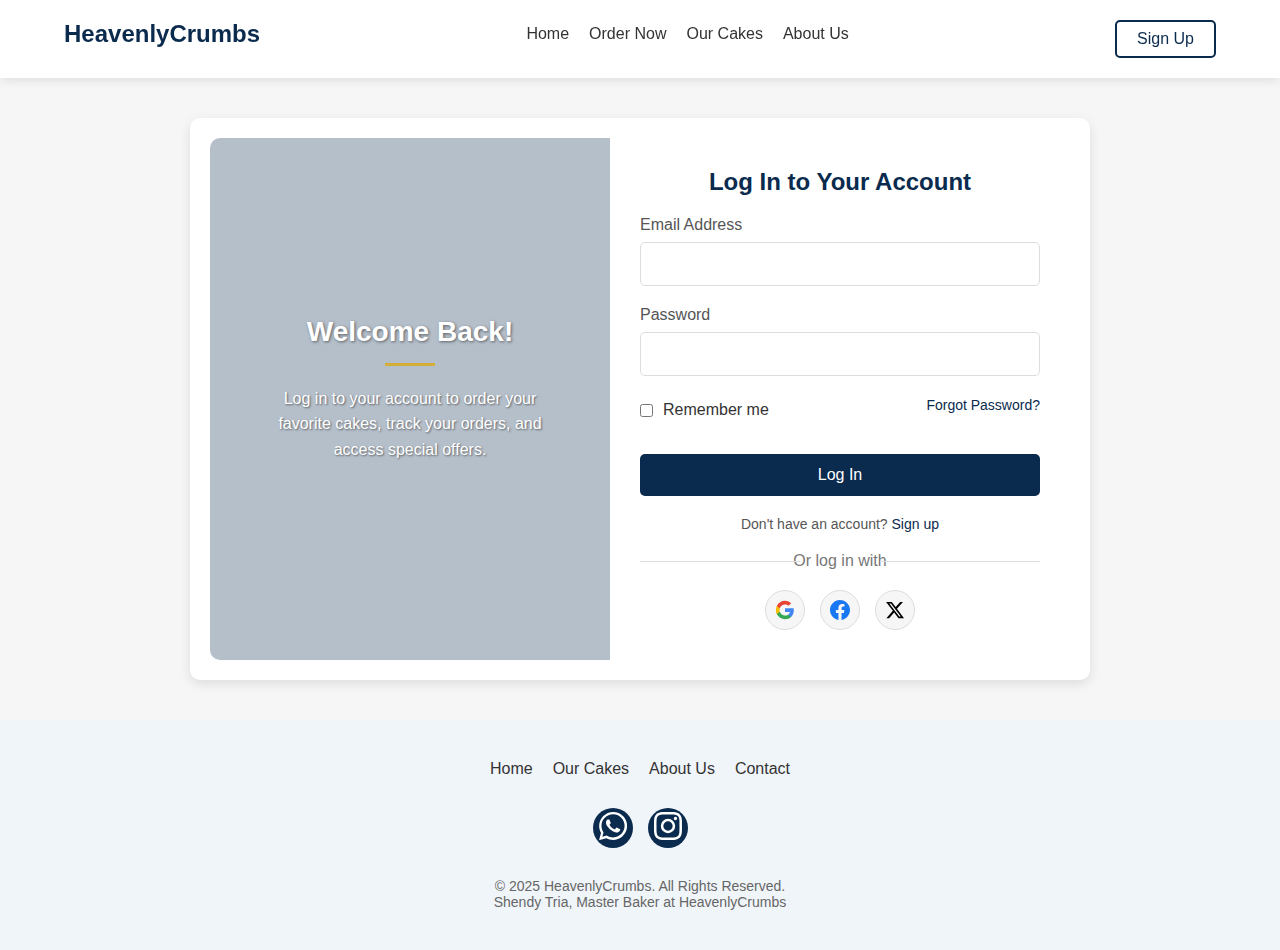
<file: pages/login.html>
<!DOCTYPE html>
<html lang="en">

<head>
    <meta charset="UTF-8">
    <meta name="viewport" content="width=device-width, initial-scale=1.0">
    <title>Login - HeavenlyCrumbs</title>
    <style>
        /* Reset and base styles */
        * {
            margin: 0;
            padding: 0;
            box-sizing: border-box;
            font-family: 'Segoe UI', Tahoma, Geneva, Verdana, sans-serif;
        }

        body {
            background-color: #f6f6f6;
            color: #333;
        }

        /* Header styles */
        header {
            display: flex;
            justify-content: space-between;
            align-items: center;
            padding: 20px 5%;
            background-color: white;
            box-shadow: 0 2px 10px rgba(0, 0, 0, 0.1);
            position: sticky;
            top: 0;
            z-index: 100;
            flex-wrap: wrap;
        }

        .logo {
            font-size: 24px;
            font-weight: bold;
            color: #0a2b4e;
            margin-bottom: 10px;
            text-decoration: none;
        }

        .nav-links {
            display: flex;
            gap: 20px;
            flex-wrap: wrap;
            margin-bottom: 10px;
        }

        .nav-links a {
            text-decoration: none;
            color: #333;
            transition: color 0.3s;
        }

        .nav-links a:hover {
            color: #0a2b4e;
        }

        .sign-up-btn {
            background-color: white;
            border: 2px solid #0a2b4e;
            color: #0a2b4e;
            padding: 8px 20px;
            border-radius: 5px;
            cursor: pointer;
            transition: all 0.3s;
            text-decoration: none;
        }

        .sign-up-btn:hover {
            background-color: #0a2b4e;
            color: white;
        }

        /* Mobile menu */
        .mobile-menu-btn {
            display: none;
            background: none;
            border: none;
            font-size: 24px;
            cursor: pointer;
            color: #0a2b4e;
        }

        /* Critical fix - add styles for the active mobile menu state */
        .nav-links {
            display: flex;
            gap: 20px;
            flex-wrap: wrap;
            margin-bottom: 10px;
        }

        /* This is the missing part that makes the mobile menu work */
        @media (max-width: 767px) {
            .nav-links {
                display: none;
                width: 100%;
                flex-direction: column;
                align-items: center;
                padding: 10px 0;
            }

            .nav-links.active {
                display: flex;
            }

            .mobile-menu-btn {
                display: block;
            }

            header {
                flex-direction: row;
                flex-wrap: wrap;
            }

            .logo {
                margin-right: auto;
            }
        }

        /* Login form container */
        .login-container {
            max-width: 900px;
            margin: 40px auto;
            padding: 20px;
            display: flex;
            flex-wrap: wrap;
            border-radius: 10px;
            box-shadow: 0 4px 12px rgba(0, 0, 0, 0.1);
            background-color: white;
        }

        .login-image {
            flex: 1;
            min-width: 300px;
            background-image: url('https://i.pinimg.com/736x/97/86/60/9786605c44ee6173d315c5974a054fa1.jpg');
            background-size: cover;
            background-position: center;
            border-radius: 10px 0 0 10px;
            position: relative;
        }

        .image-overlay {
            position: absolute;
            top: 0;
            left: 0;
            width: 100%;
            height: 100%;
            background: rgba(10, 43, 78, 0.3);
            border-radius: 10px 0 0 10px;
            display: flex;
            align-items: center;
            justify-content: center;
            flex-direction: column;
            color: white;
            padding: 20px;
            text-align: center;
        }

        .image-overlay h2 {
            font-size: 28px;
            margin-bottom: 15px;
            text-shadow: 1px 1px 3px rgba(0, 0, 0, 0.5);
        }

        .image-overlay p {
            font-size: 16px;
            max-width: 80%;
            line-height: 1.6;
            margin-bottom: 20px;
            text-shadow: 1px 1px 2px rgba(0, 0, 0, 0.5);
        }

        .gold-accent {
            height: 3px;
            width: 50px;
            background-color: #d4af37;
            margin: 0 auto 20px;
        }

        .login-form {
            flex: 1;
            min-width: 300px;
            padding: 30px;
        }

        .login-form h1 {
            font-size: 24px;
            color: #0a2b4e;
            margin-bottom: 20px;
            text-align: center;
        }

        .form-group {
            margin-bottom: 20px;
        }

        .form-group label {
            display: block;
            margin-bottom: 8px;
            color: #555;
            font-weight: 500;
        }

        .form-group input {
            width: 100%;
            padding: 12px;
            border: 1px solid #ddd;
            border-radius: 5px;
            font-size: 16px;
            transition: border-color 0.3s;
        }

        .form-group input:focus {
            border-color: #0a2b4e;
            outline: none;
        }

        .forgot-password {
            text-align: right;
            margin-bottom: 20px;
        }

        .forgot-password a {
            color: #0a2b4e;
            text-decoration: none;
            font-size: 14px;
        }

        .forgot-password a:hover {
            text-decoration: underline;
        }

        .form-options {
            display: flex;
            justify-content: space-between;
            align-items: center;
            margin-bottom: 20px;
            flex-wrap: wrap;
        }

        .remember-me {
            display: flex;
            align-items: center;
            gap: 5px;
            margin-bottom: 10px;
        }

        .remember-me input {
            margin-right: 5px;
        }

        .login-btn {
            background-color: #0a2b4e;
            color: white;
            border: none;
            padding: 12px;
            font-size: 16px;
            border-radius: 5px;
            cursor: pointer;
            transition: background-color 0.3s;
            width: 100%;
            margin-bottom: 20px;
        }

        .login-btn:hover {
            background-color: #083b6f;
        }

        .signup-link {
            text-align: center;
            font-size: 14px;
            color: #555;
        }

        .signup-link a {
            color: #0a2b4e;
            text-decoration: none;
        }

        .signup-link a:hover {
            text-decoration: underline;
        }

        /* Social login */
        .social-login {
            margin-top: 20px;
            text-align: center;
        }

        .social-login p {
            position: relative;
            margin-bottom: 20px;
            color: #777;
        }

        .social-login p:before,
        .social-login p:after {
            content: "";
            position: absolute;
            height: 1px;
            width: 40%;
            background-color: #ddd;
            top: 50%;
        }

        .social-login p:before {
            left: 0;
        }

        .social-login p:after {
            right: 0;
        }

        .social-btns {
            display: flex;
            justify-content: center;
            gap: 15px;
        }

        .social-btn {
            display: flex;
            align-items: center;
            justify-content: center;
            width: 40px;
            height: 40px;
            border-radius: 50%;
            background-color: #f6f6f6;
            border: 1px solid #ddd;
            cursor: pointer;
            transition: background-color 0.3s;
        }

        .social-btn:hover {
            background-color: #eaeaea;
        }

        .social-btn img {
            width: 20px;
            height: 20px;
        }

        /* Footer */
        footer {
            text-align: center;
            padding: 40px 5%;
            background-color: #f0f5fa;
            margin-top: 40px;
        }

        .footer-links {
            display: flex;
            justify-content: center;
            gap: 20px;
            margin-bottom: 20px;
            flex-wrap: wrap;
        }

        .footer-links a {
            text-decoration: none;
            color: #333;
            transition: color 0.3s;
            margin-bottom: 10px;
        }

        .footer-links a:hover {
            color: #0a2b4e;
        }

        .social-icons {
            display: flex;
            justify-content: center;
            gap: 15px;
            margin-bottom: 20px;
            flex-wrap: wrap;
        }

        .social-icon {
            width: 40px;
            height: 40px;
            background-color: #0a2b4e;
            border-radius: 50%;
            display: flex;
            align-items: center;
            justify-content: center;
            color: white;
            font-size: 20px;
            cursor: pointer;
            transition: background-color 0.3s;
            margin-bottom: 10px;
        }

        .social-icon:hover {
            background-color: #083b6f;
        }

        .copyright {
            color: #666;
            font-size: 14px;
        }

        /* Responsive adjustments */
        @media (max-width: 768px) {
            .login-image {
                display: none;
            }

            .login-form {
                padding: 20px;
            }

            .login-container {
                margin: 20px;
            }
        }

        @media (max-width: 480px) {
            header {
                padding: 15px;
                justify-content: center;
                text-align: center;
            }

            .nav-links {
                justify-content: center;
            }

            .login-form h1 {
                font-size: 20px;
            }

            .form-group input,
            .login-btn {
                padding: 10px;
                font-size: 14px;
            }
        }
    </style>
</head>

<body>
    <!-- Header -->
    <header>
        <a href="index.html" class="logo">HeavenlyCrumbs</a>
        <div class="nav-links">
            <a href="../index.html">Home</a>
            <a href="../index.html#order-form">Order Now</a>
            <a href="our-cakes.html">Our Cakes</a>
            <a href="about.us.html">About Us</a>
        </div>
        <a href="signup.html" class="sign-up-btn">Sign Up</a>
        <button class="mobile-menu-btn" id="mobileMenuBtn">☰</button>
    </header>

    <!-- Login Form -->
    <div class="login-container">
        <div class="login-image">
            <div class="image-overlay">
                <h2>Welcome Back!</h2>
                <div class="gold-accent"></div>
                <p>Log in to your account to order your favorite cakes, track your orders, and access special offers.
                </p>
            </div>
        </div>
        <div class="login-form">
            <h1>Log In to Your Account</h1>
            <form id="loginForm" action="#" method="post">
                <div class="form-group">
                    <label for="email">Email Address</label>
                    <input type="email" id="email" name="email" required>
                </div>
                <div class="form-group">
                    <label for="password">Password</label>
                    <input type="password" id="password" name="password" required>
                </div>
                <div class="form-options">
                    <div class="remember-me">
                        <input type="checkbox" id="rememberMe" name="rememberMe">
                        <label for="rememberMe">Remember me</label>
                    </div>
                    <div class="forgot-password">
                        <a href="#">Forgot Password?</a>
                    </div>
                </div>
                <button type="submit" class="login-btn">Log In</button>
                <div class="signup-link">
                    Don't have an account? <a href="signup.html">Sign up</a>
                </div>
                <div class="social-login">
                    <p>Or log in with</p>
                    <div class="social-btns">
                        <button type="button" class="social-btn">
                            <svg xmlns="http://www.w3.org/2000/svg" width="20" height="20" viewBox="0 0 24 24">
                                <path fill="#4285F4"
                                    d="M22.56 12.25c0-.78-.07-1.53-.2-2.25H12v4.26h5.92c-.26 1.37-1.04 2.53-2.21 3.31v2.77h3.57c2.08-1.92 3.28-4.74 3.28-8.09z" />
                                <path fill="#34A853"
                                    d="M12 23c2.97 0 5.46-.98 7.28-2.66l-3.57-2.77c-.98.66-2.23 1.06-3.71 1.06-2.86 0-5.29-1.93-6.16-4.53H2.18v2.84C3.99 20.53 7.7 23 12 23z" />
                                <path fill="#FBBC05"
                                    d="M5.84 14.09c-.22-.66-.35-1.36-.35-2.09s.13-1.43.35-2.09V7.07H2.18C1.43 8.55 1 10.22 1 12s.43 3.45 1.18 4.93l2.85-2.22.81-.62z" />
                                <path fill="#EA4335"
                                    d="M12 5.38c1.62 0 3.06.56 4.21 1.64l3.15-3.15C17.45 2.09 14.97 1 12 1 7.7 1 3.99 3.47 2.18 7.07l3.66 2.84c.87-2.6 3.3-4.53 6.16-4.53z" />
                            </svg>
                        </button>
                        <button type="button" class="social-btn">
                            <svg xmlns="http://www.w3.org/2000/svg" width="20" height="20" viewBox="0 0 24 24">
                                <path fill="#1877F2"
                                    d="M24 12.073c0-6.627-5.373-12-12-12s-12 5.373-12 12c0 5.99 4.388 10.954 10.125 11.854v-8.385H7.078v-3.47h3.047V9.43c0-3.007 1.792-4.669 4.533-4.669 1.312 0 2.686.235 2.686.235v2.953H15.83c-1.491 0-1.956.925-1.956 1.874v2.25h3.328l-.532 3.47h-2.796v8.385C19.612 23.027 24 18.062 24 12.073z" />
                            </svg>
                        </button>
                        <button type="button" class="social-btn">
                            <svg xmlns="http://www.w3.org/2000/svg" width="20" height="20" viewBox="0 0 24 24">
                                <path fill="#000000"
                                    d="M18.244 2.25h3.308l-7.227 8.26 8.502 11.24H16.17l-5.214-6.817L4.99 21.75H1.68l7.73-8.835L1.254 2.25H8.08l4.713 6.231zm-1.161 17.52h1.833L7.084 4.126H5.117z" />
                            </svg>
                        </button>
                    </div>
                </div>
            </form>
        </div>
    </div>

    <!-- Footer -->
    <footer>
        <div class="footer-links">
            <a href="index.html">Home</a>
            <a href="pages/our-cakes.html">Our Cakes</a>
            <a href="pages/about.us.html">About Us</a>
            <a href="index.html#order-form">Contact</a>
        </div>
        <div class="social-icons">
            <div class="social-icon whatsapp">
                <a href="https://wa.me/6282213280162" target="_blank">
                    <svg xmlns="http://www.w3.org/2000/svg" width="28" height="28" viewBox="0 0 24 24" fill="white">
                        <path
                            d="M17.498 14.382c-.301-.15-1.767-.867-2.04-.966-.273-.101-.473-.15-.673.15-.197.295-.771.964-.944 1.162-.175.195-.349.21-.646.075-.3-.15-1.263-.465-2.403-1.485-.888-.795-1.484-1.77-1.66-2.07-.174-.3-.019-.465.13-.615.136-.135.301-.345.451-.523.146-.181.194-.301.297-.496.1-.21.049-.375-.025-.524-.075-.15-.672-1.62-.922-2.206-.24-.584-.487-.51-.672-.51-.172-.015-.371-.015-.571-.015-.2 0-.523.074-.797.359-.273.3-1.045 1.02-1.045 2.475s1.07 2.865 1.219 3.075c.149.195 2.105 3.195 5.1 4.485.714.3 1.27.48 1.704.629.714.227 1.365.195 1.88.121.574-.091 1.767-.721 2.016-1.426.255-.705.255-1.29.18-1.425-.074-.135-.27-.21-.57-.345m-5.446 7.443h-.016c-1.77 0-3.524-.48-5.055-1.38l-.36-.214-3.75.975 1.005-3.645-.239-.375c-.99-1.576-1.516-3.391-1.516-5.26 0-5.445 4.436-9.884 9.939-9.884 2.64 0 5.122 1.03 6.988 2.898 1.866 1.869 2.893 4.352 2.893 6.994-.003 5.448-4.437 9.891-9.885 9.891m8.413-18.297C18.306 1.368 15.429.01 12.238 0 5.555 0 .15 5.397.146 12.086c0 2.1.547 4.15 1.579 5.955l-1.675 6.119 6.28-1.646c1.737.948 3.693 1.447 5.686 1.447h.005c6.682 0 12.088-5.397 12.093-12.085 0-3.205-1.248-6.219-3.514-8.484" />
                    </svg>
                </a>
            </div>
            <div class="social-icon instagram">
                <a href="https://www.instagram.com/shendytriaa" target="_blank">
                    <svg xmlns="http://www.w3.org/2000/svg" width="28" height="28" viewBox="0 0 24 24" fill="white">
                        <path
                            d="M12 2.163c3.204 0 3.584.012 4.85.07 3.252.148 4.771 1.691 4.919 4.919.058 1.265.069 1.645.069 4.849 0 3.205-.012 3.584-.069 4.849-.149 3.225-1.664 4.771-4.919 4.919-1.266.058-1.644.07-4.85.07-3.204 0-3.584-.012-4.849-.07-3.26-.149-4.771-1.699-4.919-4.92-.058-1.265-.07-1.644-.07-4.849 0-3.204.013-3.583.07-4.849.149-3.227 1.664-4.771 4.919-4.919 1.266-.057 1.645-.069 4.849-.069zM12 0C8.741 0 8.333.014 7.053.072 2.695.272.273 2.69.073 7.052.014 8.333 0 8.741 0 12c0 3.259.014 3.668.072 4.948.2 4.358 2.618 6.78 6.98 6.98C8.333 23.986 8.741 24 12 24c3.259 0 3.668-.014 4.948-.072 4.354-.2 6.782-2.618 6.979-6.98.059-1.28.073-1.689.073-4.948 0-3.259-.014-3.667-.072-4.947-.196-4.354-2.617-6.78-6.979-6.98C15.668.014 15.259 0 12 0zm0 5.838a6.162 6.162 0 100 12.324 6.162 6.162 0 000-12.324zM12 16a4 4 0 110-8 4 4 0 010 8zm6.406-11.845a1.44 1.44 0 100 2.881 1.44 1.44 0 000-2.881z" />
                    </svg>
                </a>
            </div>
        </div>
        <div class="copyright">
            <p>© 2025 HeavenlyCrumbs. All Rights Reserved.</p>
            <p>Shendy Tria, Master Baker at HeavenlyCrumbs</p>
        </div>
    </footer>

    <script>
        document.addEventListener('DOMContentLoaded', function () {
            // Mobile menu toggle
            const mobileMenuBtn = document.getElementById('mobileMenuBtn');
            const navLinks = document.querySelector('.nav-links');

            if (mobileMenuBtn) {
                mobileMenuBtn.addEventListener('click', function () {
                    navLinks.classList.toggle('active');
                });
            }

            // Form validation
            const loginForm = document.getElementById('loginForm');

            if (loginForm) {
                loginForm.addEventListener('submit', function (e) {
                    e.preventDefault();

                    const email = document.getElementById('email').value;
                    const password = document.getElementById('password').value;

                    // Simple validation
                    if (!email || !password) {
                        alert("Please fill in all fields");
                        return false;
                    }

                    // In a real application, you would send this data to your server
                    // For demo purposes, we'll just show an alert
                    alert("Login successful! Welcome back to HeavenlyCrumbs!");
                    loginForm.reset();
                });
            }

            // Responsive adjustments
            function handleResize() {
                if (window.innerWidth <= 767) {
                    if (mobileMenuBtn) mobileMenuBtn.style.display = 'block';
                    if (navLinks) navLinks.classList.remove('active');
                } else {
                    if (mobileMenuBtn) mobileMenuBtn.style.display = 'none';
                    if (navLinks) navLinks.style.display = 'flex';
                }
            }

            // Initial call and window resize event
            handleResize();
            window.addEventListener('resize', handleResize);
        });
    </script>
</body>

</html>
</file>
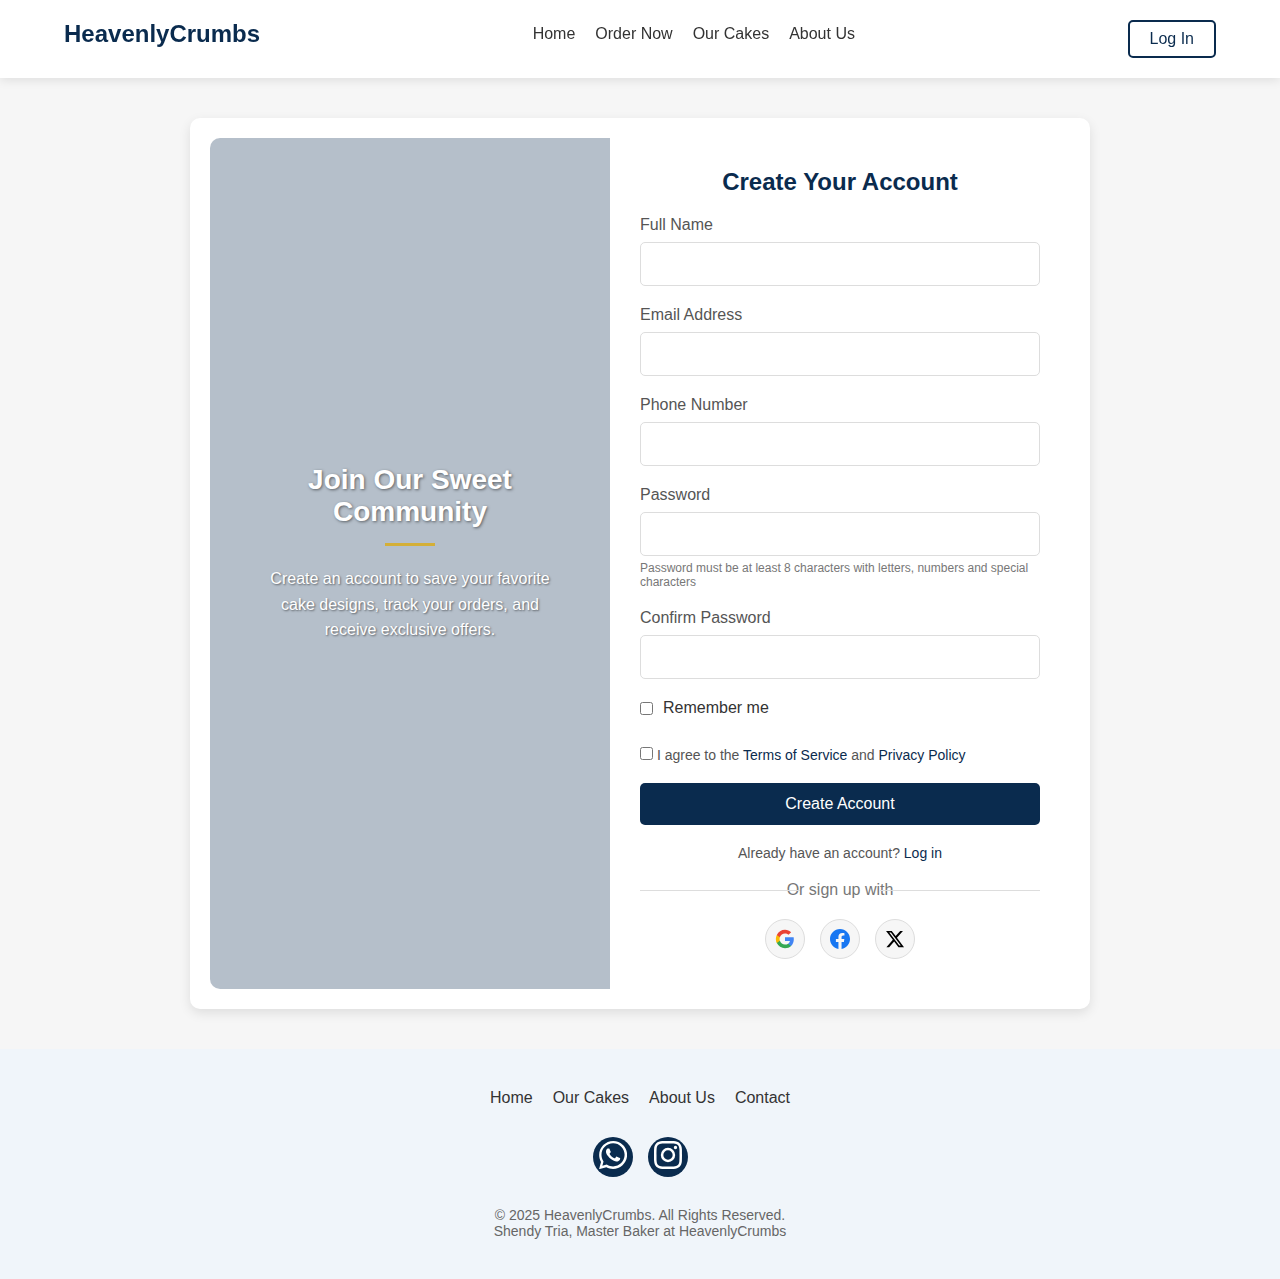
<file: pages/signup.html>
<!DOCTYPE html>
<html lang="en">

<head>
    <meta charset="UTF-8">
    <meta name="viewport" content="width=device-width, initial-scale=1.0">
    <title>Sign Up - HeavenlyCrumbs</title>
    <style>
        /* Reset and base styles */
        * {
            margin: 0;
            padding: 0;
            box-sizing: border-box;
            font-family: 'Segoe UI', Tahoma, Geneva, Verdana, sans-serif;
        }

        body {
            background-color: #f6f6f6;
            color: #333;
        }

        /* Header styles */
        header {
            display: flex;
            justify-content: space-between;
            align-items: center;
            padding: 20px 5%;
            background-color: white;
            box-shadow: 0 2px 10px rgba(0, 0, 0, 0.1);
            position: sticky;
            top: 0;
            z-index: 100;
            flex-wrap: wrap;
        }

        .logo {
            font-size: 24px;
            font-weight: bold;
            color: #0a2b4e;
            margin-bottom: 10px;
            text-decoration: none;
        }

        .nav-links {
            display: flex;
            gap: 20px;
            flex-wrap: wrap;
            margin-bottom: 10px;
        }

        .nav-links a {
            text-decoration: none;
            color: #333;
            transition: color 0.3s;
        }

        .nav-links a:hover {
            color: #0a2b4e;
        }

        .sign-up-btn {
            background-color: white;
            border: 2px solid #0a2b4e;
            color: #0a2b4e;
            padding: 8px 20px;
            border-radius: 5px;
            cursor: pointer;
            transition: all 0.3s;
            text-decoration: none;
        }

        .sign-up-btn:hover {
            background-color: #0a2b4e;
            color: white;
        }

        /* Mobile menu */
        .mobile-menu-btn {
            display: none;
            background: none;
            border: none;
            font-size: 24px;
            cursor: pointer;
            color: #0a2b4e;
        }

        /* Critical fix - add styles for the active mobile menu state */
        .nav-links {
            display: flex;
            gap: 20px;
            flex-wrap: wrap;
            margin-bottom: 10px;
        }

        /* This is the missing part that makes the mobile menu work */
        @media (max-width: 767px) {
            .nav-links {
                display: none;
                width: 100%;
                flex-direction: column;
                align-items: center;
                padding: 10px 0;
            }

            .nav-links.active {
                display: flex;
            }

            .mobile-menu-btn {
                display: block;
            }

            header {
                flex-direction: row;
                flex-wrap: wrap;
            }

            .logo {
                margin-right: auto;
            }
        }

        /* Sign up form container */
        .signup-container {
            max-width: 900px;
            margin: 40px auto;
            padding: 20px;
            display: flex;
            flex-wrap: wrap;
            border-radius: 10px;
            box-shadow: 0 4px 12px rgba(0, 0, 0, 0.1);
            background-color: white;
        }

        .signup-image {
            flex: 1;
            min-width: 300px;
            background-image: url('https://i.pinimg.com/736x/97/86/60/9786605c44ee6173d315c5974a054fa1.jpg');
            background-size: cover;
            background-position: center;
            border-radius: 10px 0 0 10px;
            position: relative;
        }

        .image-overlay {
            position: absolute;
            top: 0;
            left: 0;
            width: 100%;
            height: 100%;
            background: rgba(10, 43, 78, 0.3);
            border-radius: 10px 0 0 10px;
            display: flex;
            align-items: center;
            justify-content: center;
            flex-direction: column;
            color: white;
            padding: 20px;
            text-align: center;
        }

        .image-overlay h2 {
            font-size: 28px;
            margin-bottom: 15px;
            text-shadow: 1px 1px 3px rgba(0, 0, 0, 0.5);
        }

        .image-overlay p {
            font-size: 16px;
            max-width: 80%;
            line-height: 1.6;
            margin-bottom: 20px;
            text-shadow: 1px 1px 2px rgba(0, 0, 0, 0.5);
        }

        .gold-accent {
            height: 3px;
            width: 50px;
            background-color: #d4af37;
            margin: 0 auto 20px;
        }

        .signup-form {
            flex: 1;
            min-width: 300px;
            padding: 30px;
        }

        .signup-form h1 {
            font-size: 24px;
            color: #0a2b4e;
            margin-bottom: 20px;
            text-align: center;
        }

        .form-group {
            margin-bottom: 20px;
        }

        .form-group label {
            display: block;
            margin-bottom: 8px;
            color: #555;
            font-weight: 500;
        }

        .form-group input {
            width: 100%;
            padding: 12px;
            border: 1px solid #ddd;
            border-radius: 5px;
            font-size: 16px;
            transition: border-color 0.3s;
        }

        .form-group input:focus {
            border-color: #0a2b4e;
            outline: none;
        }

        .password-requirements {
            margin-top: 5px;
            font-size: 12px;
            color: #777;
        }

        .form-options {
            display: flex;
            justify-content: space-between;
            align-items: center;
            margin-bottom: 20px;
            flex-wrap: wrap;
        }

        .remember-me {
            display: flex;
            align-items: center;
            gap: 5px;
            margin-bottom: 10px;
        }

        .remember-me input {
            margin-right: 5px;
        }

        .terms {
            margin-bottom: 20px;
            font-size: 14px;
            color: #555;
        }

        .terms a {
            color: #0a2b4e;
            text-decoration: none;
        }

        .terms a:hover {
            text-decoration: underline;
        }

        .submit-btn {
            background-color: #0a2b4e;
            color: white;
            border: none;
            padding: 12px;
            font-size: 16px;
            border-radius: 5px;
            cursor: pointer;
            transition: background-color 0.3s;
            width: 100%;
            margin-bottom: 20px;
        }

        .submit-btn:hover {
            background-color: #083b6f;
        }

        .login-link {
            text-align: center;
            font-size: 14px;
            color: #555;
        }

        .login-link a {
            color: #0a2b4e;
            text-decoration: none;
        }

        .login-link a:hover {
            text-decoration: underline;
        }

        /* Social sign up */
        .social-signup {
            margin-top: 20px;
            text-align: center;
        }

        .social-signup p {
            position: relative;
            margin-bottom: 20px;
            color: #777;
        }

        .social-signup p:before,
        .social-signup p:after {
            content: "";
            position: absolute;
            height: 1px;
            width: 40%;
            background-color: #ddd;
            top: 50%;
        }

        .social-signup p:before {
            left: 0;
        }

        .social-signup p:after {
            right: 0;
        }

        .social-btns {
            display: flex;
            justify-content: center;
            gap: 15px;
        }

        .social-btn {
            display: flex;
            align-items: center;
            justify-content: center;
            width: 40px;
            height: 40px;
            border-radius: 50%;
            background-color: #f6f6f6;
            border: 1px solid #ddd;
            cursor: pointer;
            transition: background-color 0.3s;
        }

        .social-btn:hover {
            background-color: #eaeaea;
        }

        .social-btn img {
            width: 20px;
            height: 20px;
        }

        /* Footer */
        footer {
            text-align: center;
            padding: 40px 5%;
            background-color: #f0f5fa;
            margin-top: 40px;
        }

        .footer-links {
            display: flex;
            justify-content: center;
            gap: 20px;
            margin-bottom: 20px;
            flex-wrap: wrap;
        }

        .footer-links a {
            text-decoration: none;
            color: #333;
            transition: color 0.3s;
            margin-bottom: 10px;
        }

        .footer-links a:hover {
            color: #0a2b4e;
        }

        .social-icons {
            display: flex;
            justify-content: center;
            gap: 15px;
            margin-bottom: 20px;
            flex-wrap: wrap;
        }

        .social-icon {
            width: 40px;
            height: 40px;
            background-color: #0a2b4e;
            border-radius: 50%;
            display: flex;
            align-items: center;
            justify-content: center;
            color: white;
            font-size: 20px;
            cursor: pointer;
            transition: background-color 0.3s;
            margin-bottom: 10px;
        }

        .social-icon:hover {
            background-color: #083b6f;
        }

        .copyright {
            color: #666;
            font-size: 14px;
        }

        /* Responsive adjustments */
        @media (max-width: 768px) {
            .signup-image {
                display: none;
            }

            .signup-form {
                padding: 20px;
            }

            .signup-container {
                margin: 20px;
            }
        }

        @media (max-width: 480px) {
            header {
                padding: 15px;
                justify-content: center;
                text-align: center;
            }

            .nav-links {
                justify-content: center;
            }

            .signup-form h1 {
                font-size: 20px;
            }

            .form-group input,
            .submit-btn {
                padding: 10px;
                font-size: 14px;
            }
        }
    </style>
</head>

<body>
    <!-- Header -->
    <header>
        <a href="index.html" class="logo">HeavenlyCrumbs</a>
        <div class="nav-links">
            <a href="../index.html">Home</a>
            <a href="../index.html#order-form">Order Now</a>
            <a href="our-cakes.html">Our Cakes</a>
            <a href="about.us.html">About Us</a>
        </div>
        <a href="login.html" class="sign-up-btn">Log In</a>
        <button class="mobile-menu-btn" id="mobileMenuBtn">☰</button>
    </header>

    <!-- Sign Up Form -->
    <div class="signup-container">
        <div class="signup-image">
            <div class="image-overlay">
                <h2>Join Our Sweet Community</h2>
                <div class="gold-accent"></div>
                <p>Create an account to save your favorite cake designs, track your orders, and receive exclusive
                    offers.</p>
            </div>
        </div>
        <div class="signup-form">
            <h1>Create Your Account</h1>
            <form id="signupForm" action="#" method="post">
                <div class="form-group">
                    <label for="fullName">Full Name</label>
                    <input type="text" id="fullName" name="fullName" required>
                </div>
                <div class="form-group">
                    <label for="email">Email Address</label>
                    <input type="email" id="email" name="email" required>
                </div>
                <div class="form-group">
                    <label for="phone">Phone Number</label>
                    <input type="tel" id="phone" name="phone" required>
                </div>
                <div class="form-group">
                    <label for="password">Password</label>
                    <input type="password" id="password" name="password" required>
                    <div class="password-requirements">
                        Password must be at least 8 characters with letters, numbers and special characters
                    </div>
                </div>
                <div class="form-group">
                    <label for="confirmPassword">Confirm Password</label>
                    <input type="password" id="confirmPassword" name="confirmPassword" required>
                </div>
                <div class="form-options">
                    <div class="remember-me">
                        <input type="checkbox" id="rememberMe" name="rememberMe">
                        <label for="rememberMe">Remember me</label>
                    </div>
                </div>
                <div class="terms">
                    <input type="checkbox" id="agreeTerms" name="agreeTerms" required>
                    <label for="agreeTerms">I agree to the <a href="#">Terms of Service</a> and <a href="#">Privacy
                            Policy</a></label>
                </div>
                <button type="submit" class="submit-btn">Create Account</button>
                <div class="login-link">
                    Already have an account? <a href="login.html">Log in</a>
                </div>
                <div class="social-signup">
                    <p>Or sign up with</p>
                    <div class="social-btns">
                        <button type="button" class="social-btn">
                            <svg xmlns="http://www.w3.org/2000/svg" width="20" height="20" viewBox="0 0 24 24">
                                <path fill="#4285F4"
                                    d="M22.56 12.25c0-.78-.07-1.53-.2-2.25H12v4.26h5.92c-.26 1.37-1.04 2.53-2.21 3.31v2.77h3.57c2.08-1.92 3.28-4.74 3.28-8.09z" />
                                <path fill="#34A853"
                                    d="M12 23c2.97 0 5.46-.98 7.28-2.66l-3.57-2.77c-.98.66-2.23 1.06-3.71 1.06-2.86 0-5.29-1.93-6.16-4.53H2.18v2.84C3.99 20.53 7.7 23 12 23z" />
                                <path fill="#FBBC05"
                                    d="M5.84 14.09c-.22-.66-.35-1.36-.35-2.09s.13-1.43.35-2.09V7.07H2.18C1.43 8.55 1 10.22 1 12s.43 3.45 1.18 4.93l2.85-2.22.81-.62z" />
                                <path fill="#EA4335"
                                    d="M12 5.38c1.62 0 3.06.56 4.21 1.64l3.15-3.15C17.45 2.09 14.97 1 12 1 7.7 1 3.99 3.47 2.18 7.07l3.66 2.84c.87-2.6 3.3-4.53 6.16-4.53z" />
                            </svg>
                        </button>
                        <button type="button" class="social-btn">
                            <svg xmlns="http://www.w3.org/2000/svg" width="20" height="20" viewBox="0 0 24 24">
                                <path fill="#1877F2"
                                    d="M24 12.073c0-6.627-5.373-12-12-12s-12 5.373-12 12c0 5.99 4.388 10.954 10.125 11.854v-8.385H7.078v-3.47h3.047V9.43c0-3.007 1.792-4.669 4.533-4.669 1.312 0 2.686.235 2.686.235v2.953H15.83c-1.491 0-1.956.925-1.956 1.874v2.25h3.328l-.532 3.47h-2.796v8.385C19.612 23.027 24 18.062 24 12.073z" />
                            </svg>
                        </button>
                        <button type="button" class="social-btn">
                            <svg xmlns="http://www.w3.org/2000/svg" width="20" height="20" viewBox="0 0 24 24">
                                <path fill="#000000"
                                    d="M18.244 2.25h3.308l-7.227 8.26 8.502 11.24H16.17l-5.214-6.817L4.99 21.75H1.68l7.73-8.835L1.254 2.25H8.08l4.713 6.231zm-1.161 17.52h1.833L7.084 4.126H5.117z" />
                            </svg>
                        </button>
                    </div>
                </div>
            </form>
        </div>
    </div>

    <!-- Footer -->
    <footer>
        <div class="footer-links">
            <a href="index.html">Home</a>
            <a href="pages/our-cakes.html">Our Cakes</a>
            <a href="pages/about.us.html">About Us</a>
            <a href="index.html#order-form">Contact</a>
        </div>
        <div class="social-icons">
            <div class="social-icon whatsapp">
                <a href="https://wa.me/6282213280162" target="_blank">
                    <svg xmlns="http://www.w3.org/2000/svg" width="28" height="28" viewBox="0 0 24 24" fill="white">
                        <path
                            d="M17.498 14.382c-.301-.15-1.767-.867-2.04-.966-.273-.101-.473-.15-.673.15-.197.295-.771.964-.944 1.162-.175.195-.349.21-.646.075-.3-.15-1.263-.465-2.403-1.485-.888-.795-1.484-1.77-1.66-2.07-.174-.3-.019-.465.13-.615.136-.135.301-.345.451-.523.146-.181.194-.301.297-.496.1-.21.049-.375-.025-.524-.075-.15-.672-1.62-.922-2.206-.24-.584-.487-.51-.672-.51-.172-.015-.371-.015-.571-.015-.2 0-.523.074-.797.359-.273.3-1.045 1.02-1.045 2.475s1.07 2.865 1.219 3.075c.149.195 2.105 3.195 5.1 4.485.714.3 1.27.48 1.704.629.714.227 1.365.195 1.88.121.574-.091 1.767-.721 2.016-1.426.255-.705.255-1.29.18-1.425-.074-.135-.27-.21-.57-.345m-5.446 7.443h-.016c-1.77 0-3.524-.48-5.055-1.38l-.36-.214-3.75.975 1.005-3.645-.239-.375c-.99-1.576-1.516-3.391-1.516-5.26 0-5.445 4.436-9.884 9.939-9.884 2.64 0 5.122 1.03 6.988 2.898 1.866 1.869 2.893 4.352 2.893 6.994-.003 5.448-4.437 9.891-9.885 9.891m8.413-18.297C18.306 1.368 15.429.01 12.238 0 5.555 0 .15 5.397.146 12.086c0 2.1.547 4.15 1.579 5.955l-1.675 6.119 6.28-1.646c1.737.948 3.693 1.447 5.686 1.447h.005c6.682 0 12.088-5.397 12.093-12.085 0-3.205-1.248-6.219-3.514-8.484" />
                    </svg>
                </a>
            </div>
            <div class="social-icon instagram">
                <a href="https://www.instagram.com/shendytriaa" target="_blank">
                    <svg xmlns="http://www.w3.org/2000/svg" width="28" height="28" viewBox="0 0 24 24" fill="white">
                        <path
                            d="M12 2.163c3.204 0 3.584.012 4.85.07 3.252.148 4.771 1.691 4.919 4.919.058 1.265.069 1.645.069 4.849 0 3.205-.012 3.584-.069 4.849-.149 3.225-1.664 4.771-4.919 4.919-1.266.058-1.644.07-4.85.07-3.204 0-3.584-.012-4.849-.07-3.26-.149-4.771-1.699-4.919-4.92-.058-1.265-.07-1.644-.07-4.849 0-3.204.013-3.583.07-4.849.149-3.227 1.664-4.771 4.919-4.919 1.266-.057 1.645-.069 4.849-.069zM12 0C8.741 0 8.333.014 7.053.072 2.695.272.273 2.69.073 7.052.014 8.333 0 8.741 0 12c0 3.259.014 3.668.072 4.948.2 4.358 2.618 6.78 6.98 6.98C8.333 23.986 8.741 24 12 24c3.259 0 3.668-.014 4.948-.072 4.354-.2 6.782-2.618 6.979-6.98.059-1.28.073-1.689.073-4.948 0-3.259-.014-3.667-.072-4.947-.196-4.354-2.617-6.78-6.979-6.98C15.668.014 15.259 0 12 0zm0 5.838a6.162 6.162 0 100 12.324 6.162 6.162 0 000-12.324zM12 16a4 4 0 110-8 4 4 0 010 8zm6.406-11.845a1.44 1.44 0 100 2.881 1.44 1.44 0 000-2.881z" />
                    </svg>
                </a>
            </div>
        </div>
        <div class="copyright">
            <p>© 2025 HeavenlyCrumbs. All Rights Reserved.</p>
            <p>Shendy Tria, Master Baker at HeavenlyCrumbs</p>
        </div>
    </footer>

    <script>
        document.addEventListener('DOMContentLoaded', function () {
            // Mobile menu toggle
            const mobileMenuBtn = document.getElementById('mobileMenuBtn');
            const navLinks = document.querySelector('.nav-links');

            if (mobileMenuBtn) {
                mobileMenuBtn.addEventListener('click', function () {
                    navLinks.classList.toggle('active');
                });
            }

            // Form validation
            const signupForm = document.getElementById('signupForm');
            const password = document.getElementById('password');
            const confirmPassword = document.getElementById('confirmPassword');

            if (signupForm) {
                signupForm.addEventListener('submit', function (e) {
                    e.preventDefault();

                    // Basic validation
                    if (password.value !== confirmPassword.value) {
                        alert("Passwords don't match!");
                        return false;
                    }

                    // Password strength validation
                    const passwordRegex = /^(?=.*[A-Za-z])(?=.*\d)(?=.*[@$!%*#?&])[A-Za-z\d@$!%*#?&]{8,}$/;
                    if (!passwordRegex.test(password.value)) {
                        alert("Password must be at least 8 characters with letters, numbers and special characters");
                        return false;
                    }

                    // If validation passes
                    alert("Account created successfully! Welcome to HeavenlyCrumbs!");
                    signupForm.reset();
                });
            }

            // Responsive adjustments
            function handleResize() {
                if (window.innerWidth <= 767) {
                    if (mobileMenuBtn) mobileMenuBtn.style.display = 'block';
                    if (navLinks) navLinks.classList.remove('active');
                } else {
                    if (mobileMenuBtn) mobileMenuBtn.style.display = 'none';
                    if (navLinks) navLinks.style.display = 'flex';
                }
            }

            // Initial call and window resize event
            handleResize();
            window.addEventListener('resize', handleResize);
        });
    </script>
</body>

</html>
</file>
